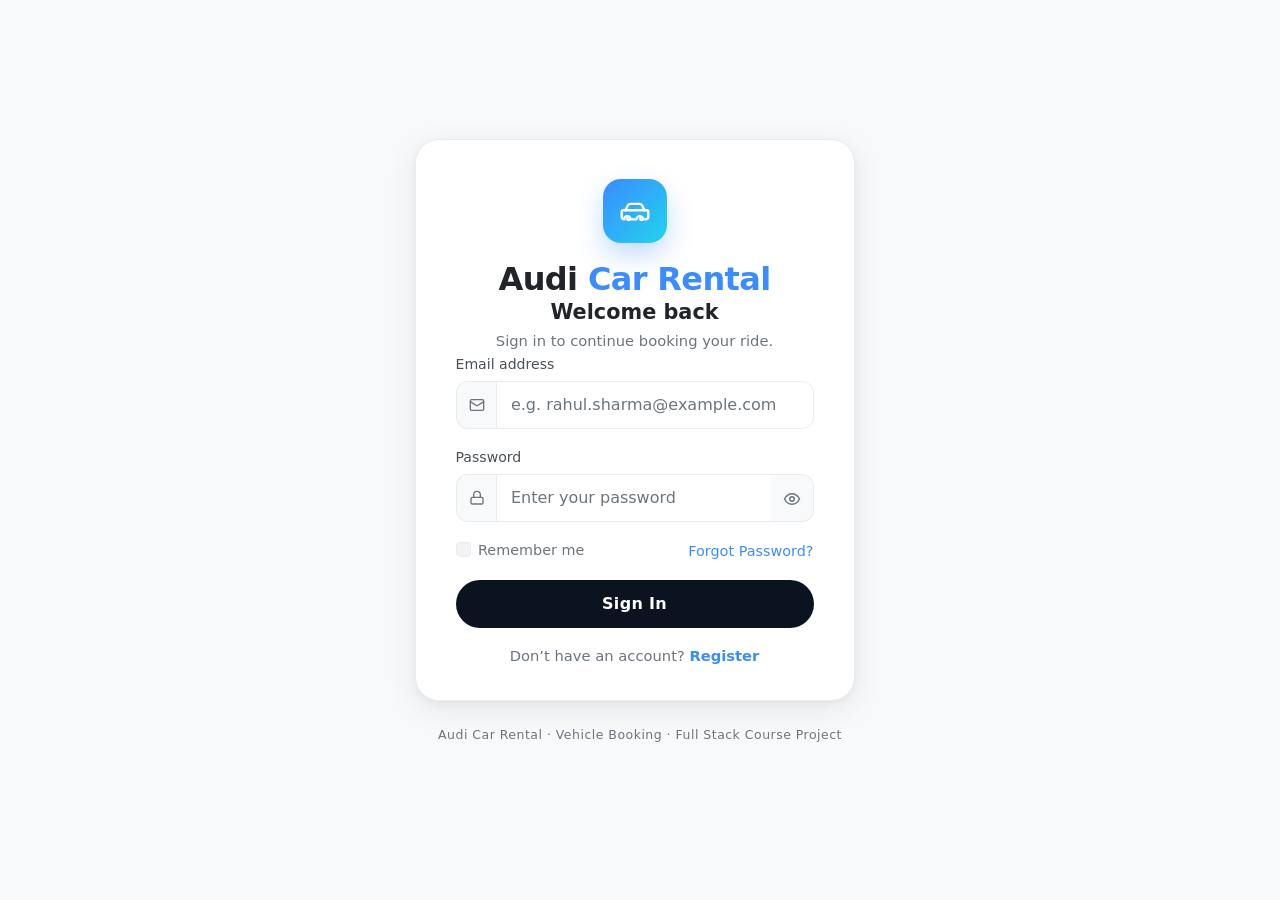
<file: index.html>
<!DOCTYPE html>
<html lang="en">
<head>
    <meta charset="UTF-8">
    <meta name="viewport" content="width=device-width, initial-scale=1.0">
    <title>Login | Audi Car Rental — Vehicle Booking</title>

    <!-- Bootstrap 5 CSS (CDN) -->
    <link href="https://cdn.jsdelivr.net/npm/bootstrap@5.3.3/dist/css/bootstrap.min.css" rel="stylesheet">

    <!-- Custom CSS -->
    <link rel="stylesheet" href="css/style.css">
</head>
<body class="auth-page">

    <!-- =============================================
         LOGIN SCREEN
         Valid + submitted → home.html
         ============================================= -->
    <section id="login" class="auth-screen d-flex align-items-center justify-content-center">
        <div class="container">
            <div class="row justify-content-center">
                <div class="col-12 col-sm-10 col-md-8 col-lg-6 col-xl-5">

                    <!-- Auth card -->
                    <div class="auth-card">

                        <!-- Branding -->
                        <div class="auth-brand text-center">
                            <div class="auth-logo d-inline-flex align-items-center justify-content-center">
                                <svg viewBox="0 0 24 24" fill="none" xmlns="http://www.w3.org/2000/svg" role="img" aria-label="Audi Car Rental car logo">
                                    <path d="M5.4 11.5 6.8 8.3a2.2 2.2 0 0 1 2-1.3h6.4a2.2 2.2 0 0 1 2 1.3l1.4 3.2"
                                          stroke="#fff" stroke-width="1.7" stroke-linecap="round" stroke-linejoin="round"/>
                                    <path d="M3.6 11.5h16.8a1 1 0 0 1 1 1v3.4a2 2 0 0 1-2 2h-1.7a2.3 2.3 0 0 0-4.6 0h-4.2a2.3 2.3 0 0 0-4.6 0H4.6a2 2 0 0 1-2-2v-3.4a1 1 0 0 1 1-1z"
                                          stroke="#fff" stroke-width="1.7" stroke-linejoin="round"/>
                                    <circle cx="7.4" cy="17.4" r="1.05" stroke="#fff" stroke-width="1.4"/>
                                    <circle cx="16.6" cy="17.4" r="1.05" stroke="#fff" stroke-width="1.4"/>
                                </svg>
                            </div>
                            <h1 class="auth-title">Audi <span class="text-accent">Car Rental</span></h1>
                            <h2 class="auth-welcome">Welcome back</h2>
                            <p class="auth-subtext mb-0">Sign in to continue booking your ride.</p>
                        </div>

                        <!-- Login form -->
                        <form id="loginForm" novalidate>

                            <!-- Alert messages -->
                            <div class="alert alert-danger auth-alert py-2 d-none" id="loginAlert" role="alert"></div>
                            <div class="alert alert-success auth-alert py-2 d-none" id="loginSuccessAlert" role="alert"></div>

                            <!-- Email -->
                            <div class="mb-3" id="emailGroup">
                                <label class="form-label" for="loginEmail">Email address</label>
                                <div class="input-group">
                                    <span class="input-group-text">
                                        <svg width="16" height="16" viewBox="0 0 24 24" fill="none" stroke="currentColor"
                                             stroke-width="2" stroke-linecap="round" stroke-linejoin="round" aria-hidden="true">
                                            <rect x="2" y="4" width="20" height="16" rx="2"/>
                                            <path d="m22 7-8.97 5.7a1.94 1.94 0 0 1-2.06 0L2 7"/>
                                        </svg>
                                    </span>
                                    <input type="email" class="form-control" id="loginEmail" name="email"
                                           placeholder="e.g. rahul.sharma@example.com" autocomplete="email">
                                </div>
                                <div class="invalid-feedback" id="emailError"></div>
                            </div>

                            <!-- Password -->
                            <div class="mb-3" id="passwordGroup">
                                <label class="form-label" for="loginPassword">Password</label>
                                <div class="input-group">
                                    <span class="input-group-text">
                                        <svg width="16" height="16" viewBox="0 0 24 24" fill="none" stroke="currentColor"
                                             stroke-width="2" stroke-linecap="round" stroke-linejoin="round" aria-hidden="true">
                                            <rect x="3" y="11" width="18" height="10" rx="2"/>
                                            <path d="M7 11V7a5 5 0 0 1 10 0v4"/>
                                        </svg>
                                    </span>
                                    <input type="password" class="form-control" id="loginPassword" name="password"
                                           placeholder="Enter your password" autocomplete="current-password">
                                    <button type="button" class="btn btn-toggle-pw" id="togglePassword"
                                             aria-label="Show or hide password" title="Show / hide password">
                                        <svg id="iconEyeShow" width="18" height="18" viewBox="0 0 24 24" fill="none"
                                             stroke="currentColor" stroke-width="2" stroke-linecap="round" stroke-linejoin="round" aria-hidden="true">
                                            <path d="M2 12s3.5-7 10-7 10 7 10 7-3.5 7-10 7-10-7-10-7Z"/>
                                            <circle cx="12" cy="12" r="3"/>
                                        </svg>
                                        <svg id="iconEyeHide" width="18" height="18" viewBox="0 0 24 24" fill="none"
                                             stroke="currentColor" stroke-width="2" stroke-linecap="round" stroke-linejoin="round"
                                             aria-hidden="true" style="display:none">
                                            <path d="M9.88 9.88a3 3 0 1 0 4.24 4.24"/>
                                            <path d="M10.73 5.08A10.43 10.43 0 0 1 12 5c7 0 10 7 10 7a13.16 13.16 0 0 1-1.67 2.68"/>
                                            <path d="M6.61 6.61A13.526 13.526 0 0 0 2 12s3 7 10 7a9.74 9.74 0 0 0 5.39-1.61"/>
                                            <line x1="2" x2="22" y1="2" y2="22"/>
                                        </svg>
                                    </button>
                                </div>
                                <div class="invalid-feedback" id="passwordError"></div>
                            </div>

                            <!-- Remember me + Forgot password -->
                            <div class="d-flex justify-content-between align-items-center mb-3 auth-tools">
                                <div class="form-check">
                                    <input class="form-check-input" type="checkbox" id="rememberMe">
                                    <label class="form-check-label" for="rememberMe">Remember me</label>
                                </div>
                                <a href="#" id="forgotLink" class="link-forgot">Forgot Password?</a>
                            </div>

                            <!-- Info alert (forgot password) -->
                            <div class="alert alert-info auth-alert py-2 d-none" id="forgotAlert" role="alert">
                                Password reset is coming in a later milestone — no worries!
                            </div>

                            <!-- Login button -->
                            <button type="submit" class="btn btn-login w-100" id="btnLogin">Sign In</button>

                            <!-- Register switch -->
                            <p class="auth-switch text-center mt-3 mb-0">
                                Don&rsquo;t have an account?
                                <a href="register.html" class="auth-link">Register</a>
                            </p>
                        </form>

                    </div>

                    <!-- Footer -->
                    <p class="auth-foot text-center mt-4">
                        Audi Car Rental &middot; Vehicle Booking &middot; Full Stack Course Project
                    </p>

                </div>
            </div>
        </div>
    </section>

    <!-- jQuery (CDN) -->
    <script src="https://code.jquery.com/jquery-3.7.1.min.js"></script>
    <!-- Bootstrap JS bundle (CDN) -->
    <script src="https://cdn.jsdelivr.net/npm/bootstrap@5.3.3/dist/js/bootstrap.bundle.min.js"></script>
    <!-- Auth logic -->
    <script src="js/auth.js"></script>

</body>
</html>
</file>
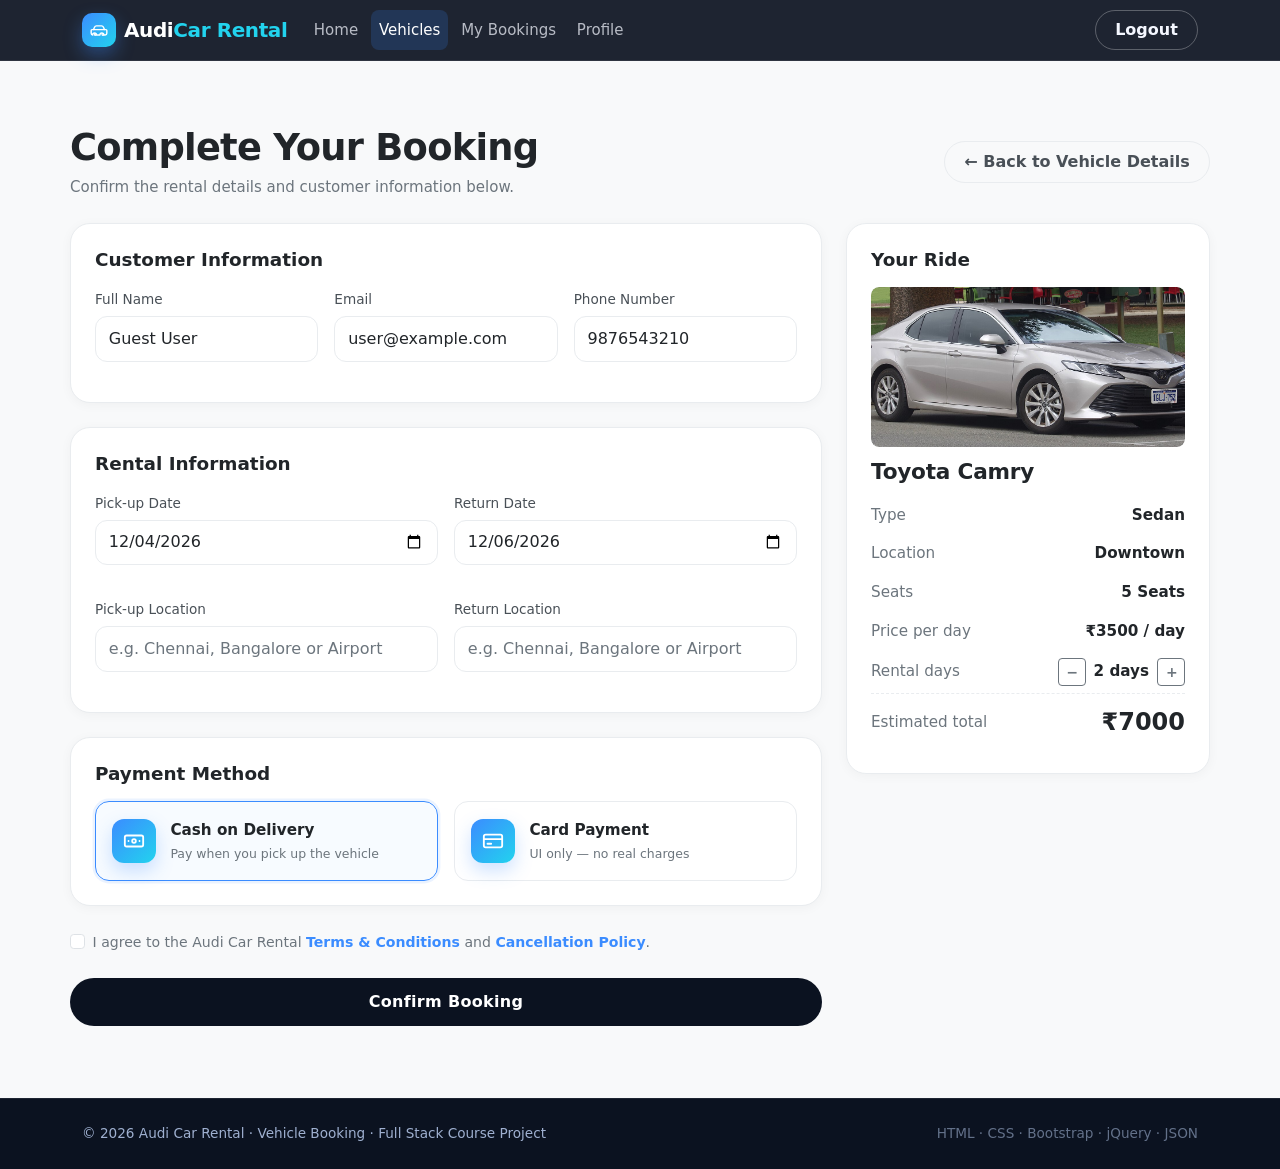
<file: booking.html>
<!DOCTYPE html>
<html lang="en">
<head>
    <meta charset="UTF-8">
    <meta name="viewport" content="width=device-width, initial-scale=1.0">
    <title>Booking | Audi Car Rental — Vehicle Booking</title>

    <!-- Bootstrap 5 CSS (CDN) -->
    <link href="https://cdn.jsdelivr.net/npm/bootstrap@5.3.3/dist/css/bootstrap.min.css" rel="stylesheet">

    <!-- Custom CSS -->
    <link rel="stylesheet" href="css/style.css">
</head>
<body class="home-page">

    <!-- =============================================
         NAVBAR
         ============================================= -->
    <nav class="navbar navbar-expand-lg home-navbar sticky-top">
        <div class="container">
            <a class="navbar-brand d-flex align-items-center" href="home.html">
                <span class="brand-badge d-inline-flex align-items-center justify-content-center me-2">
                    <svg viewBox="0 0 24 24" fill="none" xmlns="http://www.w3.org/2000/svg" aria-hidden="true">
                        <path d="M5.4 11.5 6.8 8.3a2.2 2.2 0 0 1 2-1.3h6.4a2.2 2.2 0 0 1 2 1.3l1.4 3.2"
                              stroke="#fff" stroke-width="1.7" stroke-linecap="round" stroke-linejoin="round"/>
                        <path d="M3.6 11.5h16.8a1 1 0 0 1 1 1v3.4a2 2 0 0 1-2 2h-1.7a2.3 2.3 0 0 0-4.6 0h-4.2a2.3 2.3 0 0 0-4.6 0H4.6a2 2 0 0 1-2-2v-3.4a1 1 0 0 1 1-1z"
                              stroke="#fff" stroke-width="1.7" stroke-linejoin="round"/>
                        <circle cx="7.4" cy="17.4" r="1.05" stroke="#fff" stroke-width="1.4"/>
                        <circle cx="16.6" cy="17.4" r="1.05" stroke="#fff" stroke-width="1.4"/>
                    </svg>
                </span>
                Audi <span class="text-accent">Car Rental</span>
            </a>

            <button class="navbar-toggler" type="button" data-bs-toggle="collapse"
                    data-bs-target="#navMenu" aria-controls="navMenu" aria-expanded="false"
                    aria-label="Toggle navigation">
                <span class="navbar-toggler-icon"></span>
            </button>

            <div class="collapse navbar-collapse" id="navMenu">
                <ul class="navbar-nav me-auto mb-2 mb-lg-0">
                    <li class="nav-item"><a class="nav-link" href="home.html">Home</a></li>
                    <li class="nav-item"><a class="nav-link active" aria-current="page" href="vehicles.html">Vehicles</a></li>
                    <li class="nav-item"><a class="nav-link" href="my-bookings.html">My Bookings</a></li>
                    <li class="nav-item"><a class="nav-link" href="profile.html">Profile</a></li>
                </ul>
                <button type="button" class="btn btn-logout" id="btnLogout">Logout</button>
            </div>
        </div>
    </nav>

    <main class="container section-pad">

        <!-- Heading + back -->
        <div class="d-flex flex-wrap justify-content-between align-items-center gap-2 mb-4">
            <div>
                <h1 class="section-title">Complete Your Booking</h1>
                <p class="section-sub">Confirm the rental details and customer information below.</p>
            </div>
            <a href="vehicle-details.html" class="btn btn-back-vehicles">
                <span aria-hidden="true">&larr;</span> Back to Vehicle Details
            </a>
        </div>

        <!-- Main booking content (hidden if no ww_booking) -->
        <div id="bookingContent" class="d-none">
            <div class="row g-4">

                <!-- LEFT: form -->
                <div class="col-lg-8">
                    <form id="bookingForm" novalidate>

                    <!-- Customer information -->
                    <div class="details-card mb-4">
                        <h2 class="details-title">Customer Information</h2>
                        <div class="row g-3">
                            <div class="col-md-4">
                                <div class="mb-3" id="nameGroup">
                                    <label class="form-label" for="cusName">Full Name</label>
                                    <input type="text" class="form-control" id="cusName" placeholder="e.g. Rahul Sharma">
                                    <div class="invalid-feedback" id="nameError"></div>
                                </div>
                            </div>
                            <div class="col-md-4">
                                <div class="mb-3" id="emailGroup">
                                    <label class="form-label" for="cusEmail">Email</label>
                                    <input type="email" class="form-control" id="cusEmail" placeholder="e.g. rahul.sharma@example.com" readonly>
                                    <div class="invalid-feedback" id="emailError"></div>
                                </div>
                            </div>
                            <div class="col-md-4">
                                <div class="mb-3" id="phoneGroup">
                                    <label class="form-label" for="cusPhone">Phone Number</label>
                                    <input type="tel" class="form-control" id="cusPhone" placeholder="e.g. 9876543210">
                                    <div class="invalid-feedback" id="phoneError"></div>
                                </div>
                            </div>
                        </div>
                    </div>

                    <!-- Rental information -->
                    <div class="details-card mb-4">
                        <h2 class="details-title">Rental Information</h2>
                        <div class="row g-3">
                            <div class="col-md-6">
                                <div class="mb-3" id="pickupGroup">
                                    <label class="form-label" for="pickupDate">Pick-up Date</label>
                                    <input type="date" class="form-control" id="pickupDate">
                                    <div class="invalid-feedback" id="pickupError"></div>
                                </div>
                            </div>
                            <div class="col-md-6">
                                <div class="mb-3" id="returnGroup">
                                    <label class="form-label" for="returnDate">Return Date</label>
                                    <input type="date" class="form-control" id="returnDate">
                                    <div class="invalid-feedback" id="returnError"></div>
                                </div>
                            </div>
                            <div class="col-md-6">
                                <div class="mb-3" id="pickupLocGroup">
                                    <label class="form-label" for="pickupLocation">Pick-up Location</label>
                                    <input type="text" class="form-control" id="pickupLocation" placeholder="e.g. Chennai, Bangalore or Airport">
                                    <div class="invalid-feedback" id="pickupLocError"></div>
                                </div>
                            </div>
                            <div class="col-md-6">
                                <div class="mb-3" id="returnLocGroup">
                                    <label class="form-label" for="returnLocation">Return Location</label>
                                    <input type="text" class="form-control" id="returnLocation" placeholder="e.g. Chennai, Bangalore or Airport">
                                    <div class="invalid-feedback" id="returnLocError"></div>
                                </div>
                            </div>
                        </div>
                    </div>

                    <!-- Payment method -->
                    <div class="details-card mb-4">
                        <h2 class="details-title">Payment Method</h2>
                        <div class="row g-3">
                            <div class="col-md-6">
                                <label class="payment-option selected">
                                    <input type="radio" name="payment" value="cash" id="payCash" checked>
                                    <span class="payment-box">
                                        <span class="payment-icon">
                                            <svg viewBox="0 0 24 24" stroke-width="2" stroke-linecap="round" stroke-linejoin="round" xmlns="http://www.w3.org/2000/svg" aria-hidden="true">
                                                <rect x="2" y="6" width="20" height="12" rx="2"/>
                                                <circle cx="12" cy="12" r="2"/>
                                                <path d="M6 12h.01M18 12h.01"/>
                                            </svg>
                                        </span>
                                        <span>
                                            <strong>Cash on Delivery</strong>
                                            <span class="payment-sub">Pay when you pick up the vehicle</span>
                                        </span>
                                    </span>
                                </label>
                            </div>
                            <div class="col-md-6">
                                <label class="payment-option">
                                    <input type="radio" name="payment" value="card" id="payCard">
                                    <span class="payment-box">
                                        <span class="payment-icon">
                                            <svg viewBox="0 0 24 24" stroke-width="2" stroke-linecap="round" stroke-linejoin="round" xmlns="http://www.w3.org/2000/svg" aria-hidden="true">
                                                <rect x="2" y="5" width="20" height="14" rx="2"/>
                                                <line x1="2" y1="10" x2="22" y2="10"/>
                                                <line x1="6" y1="15" x2="10" y2="15"/>
                                            </svg>
                                        </span>
                                        <span>
                                            <strong>Card Payment</strong>
                                            <span class="payment-sub">UI only — no real charges</span>
                                        </span>
                                    </span>
                                </label>
                            </div>
                        </div>

                        <div class="card-fields d-none" id="cardFields">
                            <div class="row g-3 mt-1">
                                <div class="col-md-6" id="cardNumGroup">
                                    <label class="form-label" for="cardNumber">Card Number</label>
                                    <input type="text" class="form-control" id="cardNumber" placeholder="0000 0000 0000 0000">
                                    <div class="invalid-feedback" id="cardNumError"></div>
                                </div>
                                <div class="col-6 col-md-3" id="cardExpGroup">
                                    <label class="form-label" for="cardExpiry">Expiry</label>
                                    <input type="text" class="form-control" id="cardExpiry" placeholder="MM/YY">
                                    <div class="invalid-feedback" id="cardExpError"></div>
                                </div>
                                <div class="col-6 col-md-3" id="cardCvvGroup">
                                    <label class="form-label" for="cardCvv">CVV</label>
                                    <input type="password" class="form-control" id="cardCvv" placeholder="123">
                                    <div class="invalid-feedback" id="cardCvvError"></div>
                                </div>
                            </div>
                            <p class="payment-note mb-0">Card details are for demonstration only — no real
                               payment is processed in this project.</p>
                        </div>
                    </div>

                    <!-- Terms -->
                    <div class="mb-4" id="termsGroup">
                        <div class="form-check register-terms">
                            <input class="form-check-input" type="checkbox" id="termsCheck">
                            <label class="form-check-label" for="termsCheck">
                                I agree to the Audi Car Rental <a href="#" class="auth-link">Terms &amp; Conditions</a>
                                and <a href="#" class="auth-link">Cancellation Policy</a>.
                            </label>
                        </div>
                        <div class="invalid-feedback" id="termsError"></div>
                    </div>

                    <!-- Form-level alert -->
                    <div class="alert alert-danger d-none mb-3" id="bookingFormAlert" role="alert"></div>

                    <!-- Confirm -->
                    <button type="submit" class="btn btn-login w-100" id="btnConfirm">Confirm Booking</button>

                    </form>
                </div>

                <!-- RIGHT: vehicle summary -->
                <div class="col-lg-4">
                    <div class="booking-sticky">
                        <div class="details-card">
                            <h2 class="details-title">Your Ride</h2>

                            <div class="summary-img-wrap" id="summaryImgWrap">
                                <img id="summaryImg" src="" alt="" style="width:100%;height:100%;object-fit:cover;border-radius:8px;">
                            </div>

                            <h3 class="summary-vehicle-name" id="summaryName">—</h3>
                            <div class="summary-row">
                                <span>Type</span>
                                <strong id="summaryType">—</strong>
                            </div>
                            <div class="summary-row">
                                <span>Location</span>
                                <strong id="summaryLocation">—</strong>
                            </div>
                            <div class="summary-row">
                                <span>Seats</span>
                                <strong id="summarySeats">—</strong>
                            </div>
                            <div class="summary-row">
                                <span>Price per day</span>
                                <strong id="summaryPrice">—</strong>
                            </div>
                            <div class="summary-row">
                                <span>Rental days</span>
                                <div class="d-flex align-items-center gap-1">
                                    <button type="button" class="btn btn-sm btn-outline-secondary px-2 py-0" id="btnSummaryDaysMinus" title="Decrease days" style="line-height: 1; font-weight: bold; width: 28px; height: 28px; padding: 0;">−</button>
                                    <strong id="summaryDays" class="px-1 text-center" style="min-width: 45px;">—</strong>
                                    <button type="button" class="btn btn-sm btn-outline-secondary px-2 py-0" id="btnSummaryDaysPlus" title="Increase days" style="line-height: 1; font-weight: bold; width: 28px; height: 28px; padding: 0;">+</button>
                                </div>
                            </div>
                            <div class="summary-row summary-total-row">
                                <span>Estimated total</span>
                                <strong class="summary-total" id="summaryTotal">₹0</strong>
                            </div>
                        </div>
                    </div>
                </div>

            </div>
        </div>

        <!-- Friendly error state (no ww_booking) -->
        <div id="bookingError" class="d-none text-center py-5">
            <div class="no-results">
                <div class="no-results-icon mx-auto mb-3">
                    <svg viewBox="0 0 24 24" fill="none" stroke-width="2" stroke-linecap="round" stroke-linejoin="round"
                         xmlns="http://www.w3.org/2000/svg" aria-hidden="true">
                        <circle cx="11" cy="11" r="7"/>
                        <path d="m21 21-4.35-4.35"/>
                    </svg>
                </div>
                <h3 id="bookingErrorTitle">No booking in progress</h3>
                <p class="text-muted mb-4" id="bookingErrorMessage">Please choose a vehicle from the catalogue and click &ldquo;Book Now&rdquo; first.</p>
                <a href="vehicles.html" class="btn btn-login">Browse Vehicles</a>
            </div>
        </div>

    </main>

    <!-- =============================================
         FOOTER
         ============================================= -->
    <footer class="home-footer mt-2">
        <div class="container py-4 d-flex flex-wrap gap-2 justify-content-between align-items-center">
            <span>&copy; 2026 Audi Car Rental &middot; Vehicle Booking &middot; Full Stack Course Project</span>
            <span class="footer-links">HTML &middot; CSS &middot; Bootstrap &middot; jQuery &middot; JSON</span>
        </div>
    </footer>

    <!-- jQuery (CDN) -->
    <script src="https://code.jquery.com/jquery-3.7.1.min.js"></script>
    <!-- Bootstrap JS bundle (CDN) -->
    <script src="https://cdn.jsdelivr.net/npm/bootstrap@5.3.3/dist/js/bootstrap.bundle.min.js"></script>
    <!-- Vehicle dataset (local fallback for direct file:// open) -->
    <script src="js/vehicles-data.js"></script>
    <!-- Booking page logic -->
    <script src="js/booking.js"></script>

</body>
</html>
</file>
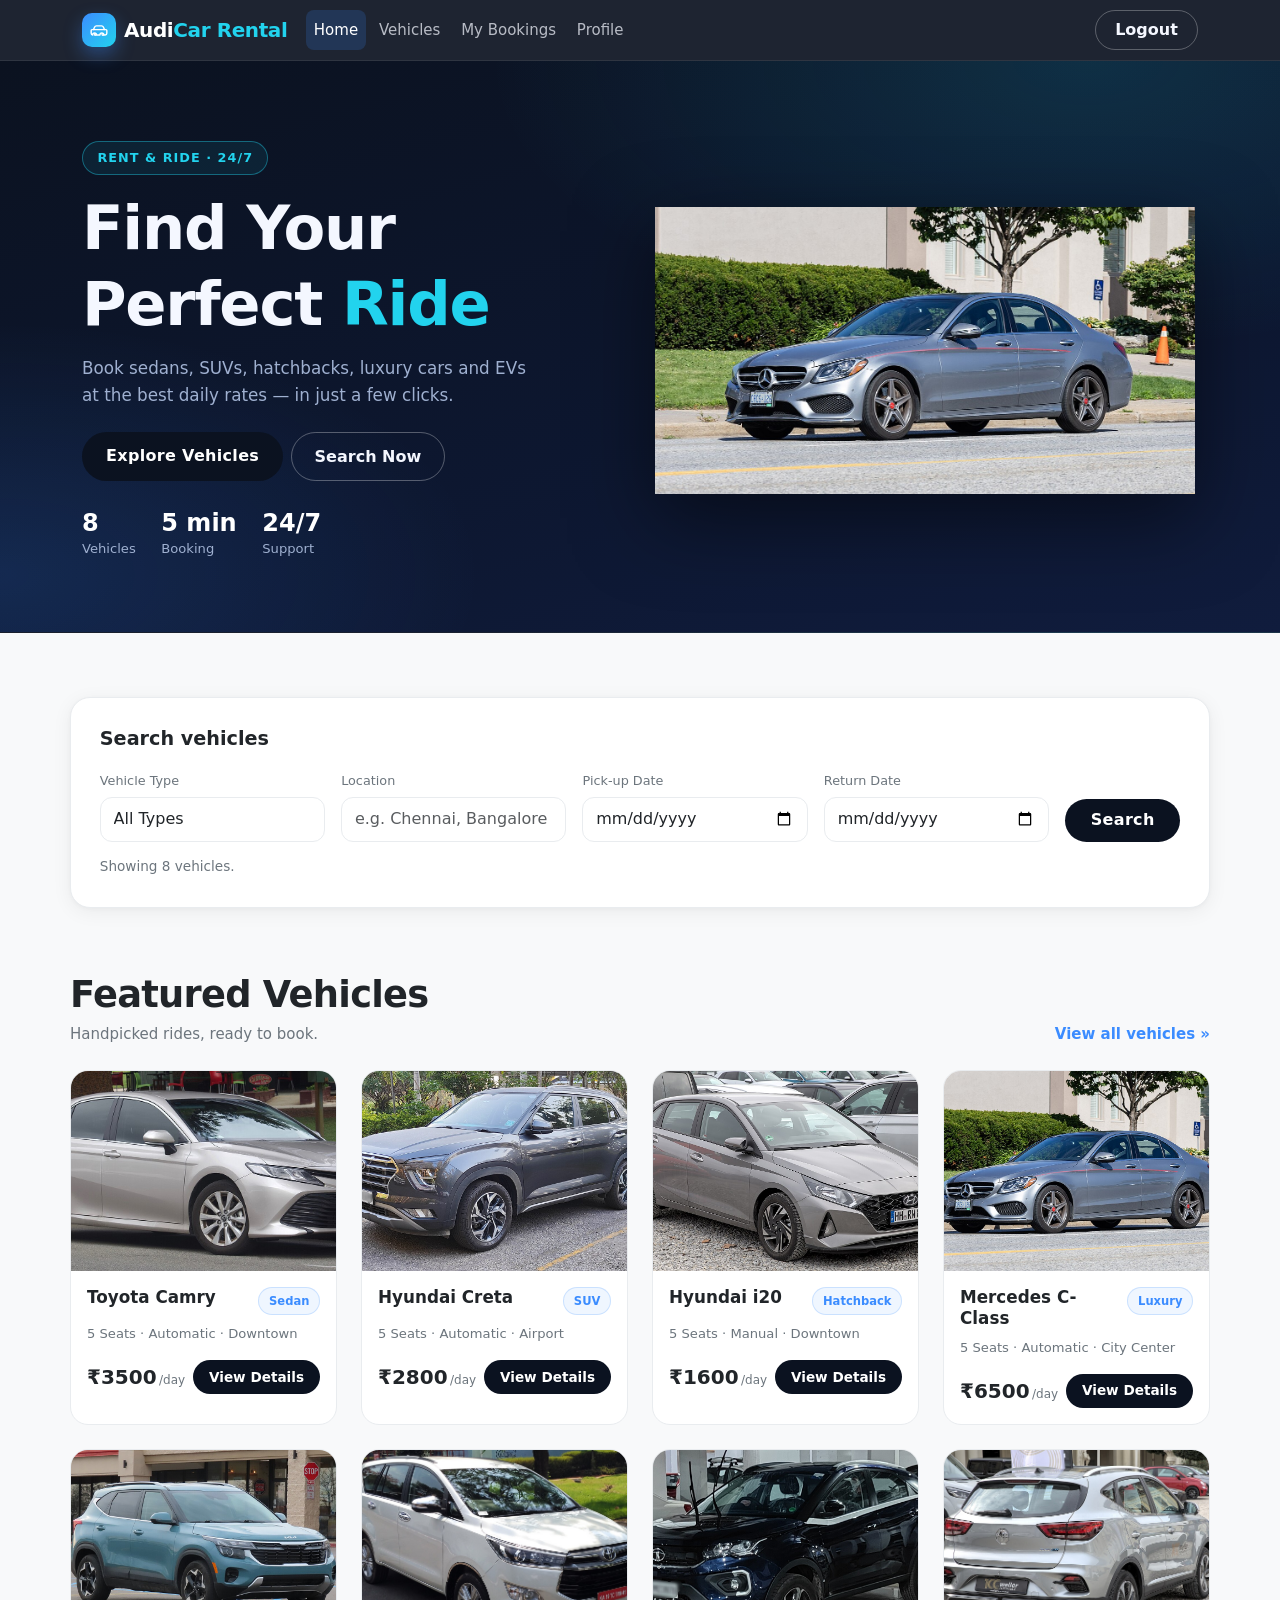
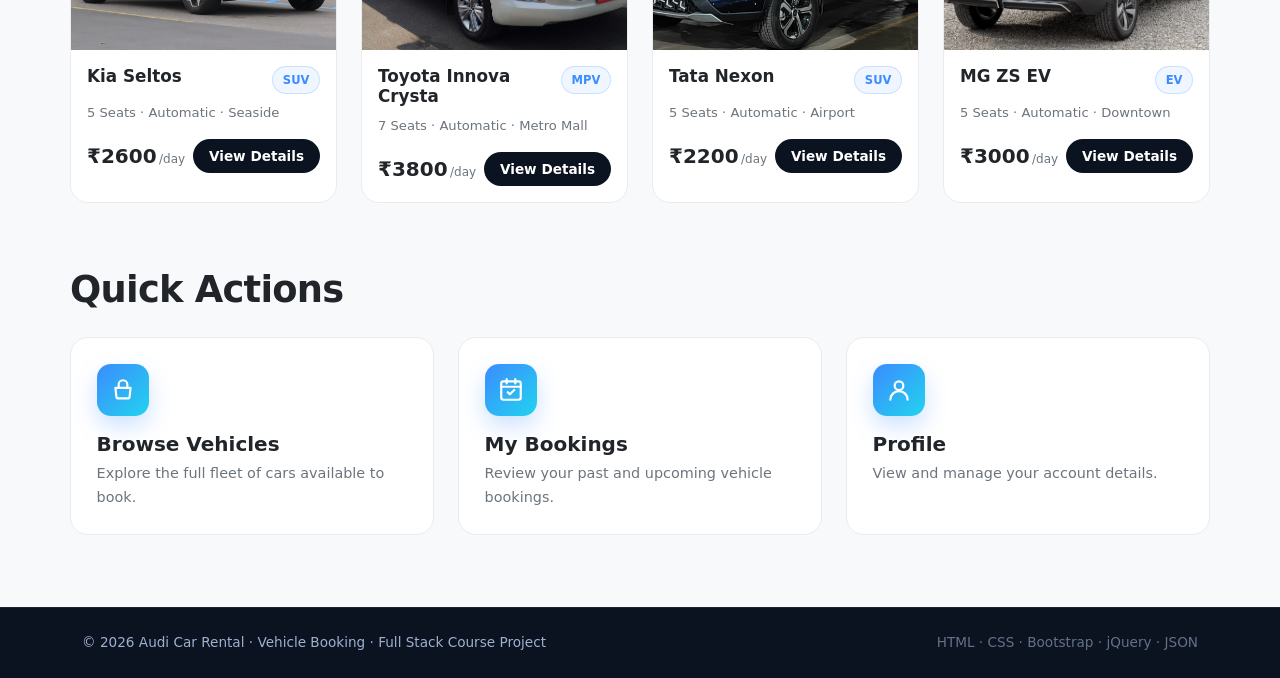
<file: home.html>
<!DOCTYPE html>
<html lang="en">
<head>
    <meta charset="UTF-8">
    <meta name="viewport" content="width=device-width, initial-scale=1.0">
    <title>Home | Audi Car Rental — Vehicle Booking</title>

    <!-- Bootstrap 5 CSS (CDN) -->
    <link href="https://cdn.jsdelivr.net/npm/bootstrap@5.3.3/dist/css/bootstrap.min.css" rel="stylesheet">

    <!-- Custom CSS -->
    <link rel="stylesheet" href="css/style.css">
</head>
<body class="home-page">

    <!-- =============================================
         NAVBAR (responsive Bootstrap navbar)
         ============================================= -->
    <nav class="navbar navbar-expand-lg home-navbar sticky-top">
        <div class="container">
            <a class="navbar-brand d-flex align-items-center" href="home.html">
                <span class="brand-badge d-inline-flex align-items-center justify-content-center me-2">
                    <svg viewBox="0 0 24 24" fill="none" xmlns="http://www.w3.org/2000/svg" aria-hidden="true">
                        <path d="M5.4 11.5 6.8 8.3a2.2 2.2 0 0 1 2-1.3h6.4a2.2 2.2 0 0 1 2 1.3l1.4 3.2"
                              stroke="#fff" stroke-width="1.7" stroke-linecap="round" stroke-linejoin="round"/>
                        <path d="M3.6 11.5h16.8a1 1 0 0 1 1 1v3.4a2 2 0 0 1-2 2h-1.7a2.3 2.3 0 0 0-4.6 0h-4.2a2.3 2.3 0 0 0-4.6 0H4.6a2 2 0 0 1-2-2v-3.4a1 1 0 0 1 1-1z"
                              stroke="#fff" stroke-width="1.7" stroke-linejoin="round"/>
                        <circle cx="7.4" cy="17.4" r="1.05" stroke="#fff" stroke-width="1.4"/>
                        <circle cx="16.6" cy="17.4" r="1.05" stroke="#fff" stroke-width="1.4"/>
                    </svg>
                </span>
                Audi <span class="text-accent">Car Rental</span>
            </a>

            <button class="navbar-toggler" type="button" data-bs-toggle="collapse"
                    data-bs-target="#navMenu" aria-controls="navMenu" aria-expanded="false"
                    aria-label="Toggle navigation">
                <span class="navbar-toggler-icon"></span>
            </button>

            <div class="collapse navbar-collapse" id="navMenu">
                <ul class="navbar-nav me-auto mb-2 mb-lg-0">
                    <li class="nav-item"><a class="nav-link active" aria-current="page" href="home.html">Home</a></li>
                    <li class="nav-item"><a class="nav-link" href="vehicles.html">Vehicles</a></li>
                    <li class="nav-item"><a class="nav-link" href="my-bookings.html">My Bookings</a></li>
                    <li class="nav-item"><a class="nav-link" href="profile.html">Profile</a></li>
                </ul>
                <button type="button" class="btn btn-logout" id="btnLogout">Logout</button>
            </div>
        </div>
    </nav>

    <!-- =============================================
         HERO SECTION
         ============================================= -->
    <header class="hero">
        <div class="container position-relative">
            <div class="row align-items-center gy-5">
                <div class="col-lg-6 text-center text-lg-start">
                    <span class="hero-pill">Rent &amp; Ride &middot; 24/7</span>
                    <h1 class="hero-title">Find Your Perfect <span class="text-accent">Ride</span></h1>
                    <p class="hero-text mb-0">
                        Book sedans, SUVs, hatchbacks, luxury cars and EVs at the best daily
                        rates — in just a few clicks.
                    </p>
                    <div class="d-flex gap-2 mt-4 justify-content-center justify-content-lg-start">
                        <a href="vehicles.html" class="btn btn-login">Explore Vehicles</a>
                        <a href="#search" class="btn btn-outline-hero">Search Now</a>
                    </div>
                    <div class="hero-stats d-flex justify-content-center justify-content-lg-start">
                        <div class="stat"><b id="heroVehicleCount">8</b><span>Vehicles</span></div>
                        <div class="stat"><b>5&nbsp;min</b><span>Booking</span></div>
                        <div class="stat"><b>24/7</b><span>Support</span></div>
                    </div>
                </div>

                <div class="col-lg-6">
                    <div class="hero-car-wrap">
                        <img src="images/vehicles/cclass.jpg" alt="Premium vehicle" class="hero-car-img">
                    </div>
                </div>
            </div>
        </div>
    </header>

    <!-- =============================================
         SEARCH SECTION
         ============================================= -->
    <section class="container section-pad" id="search">
        <div class="search-card">
            <h2 class="search-title">Search vehicles</h2>
            <form id="searchForm" class="row g-3 align-items-end">
                <div class="col-12 col-md-6 col-lg">
                    <label class="form-label" for="searchType">Vehicle Type</label>
                    <select class="form-select" id="searchType">
                        <option value="">All Types</option>
                        <option>Sedan</option>
                        <option>SUV</option>
                        <option>Hatchback</option>
                        <option>Luxury</option>
                        <option>EV</option>
                        <option>MPV</option>
                    </select>
                </div>
                <div class="col-12 col-md-6 col-lg">
                    <label class="form-label" for="searchLocation">Location</label>
                    <input type="text" class="form-control" id="searchLocation"
                           placeholder="e.g. Chennai, Bangalore or Airport">
                </div>
                <div class="col-6 col-lg">
                    <label class="form-label" for="pickupDate">Pick-up Date</label>
                    <input type="date" class="form-control" id="pickupDate">
                </div>
                <div class="col-6 col-lg">
                    <label class="form-label" for="returnDate">Return Date</label>
                    <input type="date" class="form-control" id="returnDate">
                </div>
                <div class="col-12 col-lg-auto">
                    <button type="submit" class="btn btn-login btn-search w-100">Search</button>
                </div>
            </form>
            <p class="search-count" id="searchCount"></p>
        </div>
    </section>

    <!-- =============================================
         FEATURED VEHICLES
         Cards are loaded from json/vehicles.json
         ============================================= -->
    <section class="container section-pad pt-0">
        <div class="d-flex align-items-end justify-content-between flex-wrap gap-2 mb-4">
            <div>
                <h2 class="section-title">Featured Vehicles</h2>
                <p class="section-sub">Handpicked rides, ready to book.</p>
            </div>
            <a href="vehicles.html" class="auth-link">View all vehicles &raquo;</a>
        </div>

        <div class="row g-4" id="featuredRow"></div>

        <div id="featuredEmpty" class="d-none text-center text-muted py-4">
            No vehicles match your filters.
        </div>
    </section>

    <!-- =============================================
         QUICK NAVIGATION
         ============================================= -->
    <section class="container section-pad pt-0">
        <h2 class="section-title mb-4">Quick Actions</h2>
        <div class="row g-4">

            <div class="col-md-4">
                <a href="vehicles.html" class="quick-card">
                    <div class="quick-icon">
                        <svg viewBox="0 0 24 24" fill="none" stroke-width="2" stroke-linecap="round" stroke-linejoin="round" xmlns="http://www.w3.org/2000/svg" aria-hidden="true">
                            <path d="M5 10h14l-1 9a1 1 0 0 1-1 .8H7a1 1 0 0 1-1-.8Z"/>
                            <path d="M8 10V7a4 4 0 0 1 8 0v3"/>
                        </svg>
                    </div>
                    <h5>Browse Vehicles</h5>
                    <p>Explore the full fleet of cars available to book.</p>
                </a>
            </div>

            <div class="col-md-4">
                <a href="my-bookings.html" class="quick-card">
                    <div class="quick-icon">
                        <svg viewBox="0 0 24 24" fill="none" stroke-width="2" stroke-linecap="round" stroke-linejoin="round" xmlns="http://www.w3.org/2000/svg" aria-hidden="true">
                            <rect x="3" y="4" width="18" height="17" rx="2"/>
                            <path d="M8 2v4M16 2v4M3 9h18"/>
                            <path d="m9 14 2 2 4-4"/>
                        </svg>
                    </div>
                    <h5>My Bookings</h5>
                    <p>Review your past and upcoming vehicle bookings.</p>
                </a>
            </div>

            <div class="col-md-4">
                <a href="profile.html" class="quick-card">
                    <div class="quick-icon">
                        <svg viewBox="0 0 24 24" fill="none" stroke-width="2" stroke-linecap="round" stroke-linejoin="round" xmlns="http://www.w3.org/2000/svg" aria-hidden="true">
                            <circle cx="12" cy="8" r="4"/>
                            <path d="M20 21a8 8 0 0 0-16 0"/>
                        </svg>
                    </div>
                    <h5>Profile</h5>
                    <p>View and manage your account details.</p>
                </a>
            </div>

        </div>
    </section>

    <!-- =============================================
         FOOTER
         ============================================= -->
    <footer class="home-footer mt-2">
        <div class="container py-4 d-flex flex-wrap gap-2 justify-content-between align-items-center">
            <span>&copy; 2026 Audi Car Rental &middot; Vehicle Booking &middot; Full Stack Course Project</span>
            <span class="footer-links">HTML &middot; CSS &middot; Bootstrap &middot; jQuery &middot; JSON</span>
        </div>
    </footer>

    <!-- jQuery (CDN) -->
    <script src="https://code.jquery.com/jquery-3.7.1.min.js"></script>
    <!-- Bootstrap JS bundle (CDN) -->
    <script src="https://cdn.jsdelivr.net/npm/bootstrap@5.3.3/dist/js/bootstrap.bundle.min.js"></script>
    <!-- Vehicle dataset (local fallback for direct file:// open) -->
    <script src="js/vehicles-data.js"></script>
    <!-- App-wide JS (splash + home) -->
    <script src="js/main.js"></script>

</body>
</html>
</file>
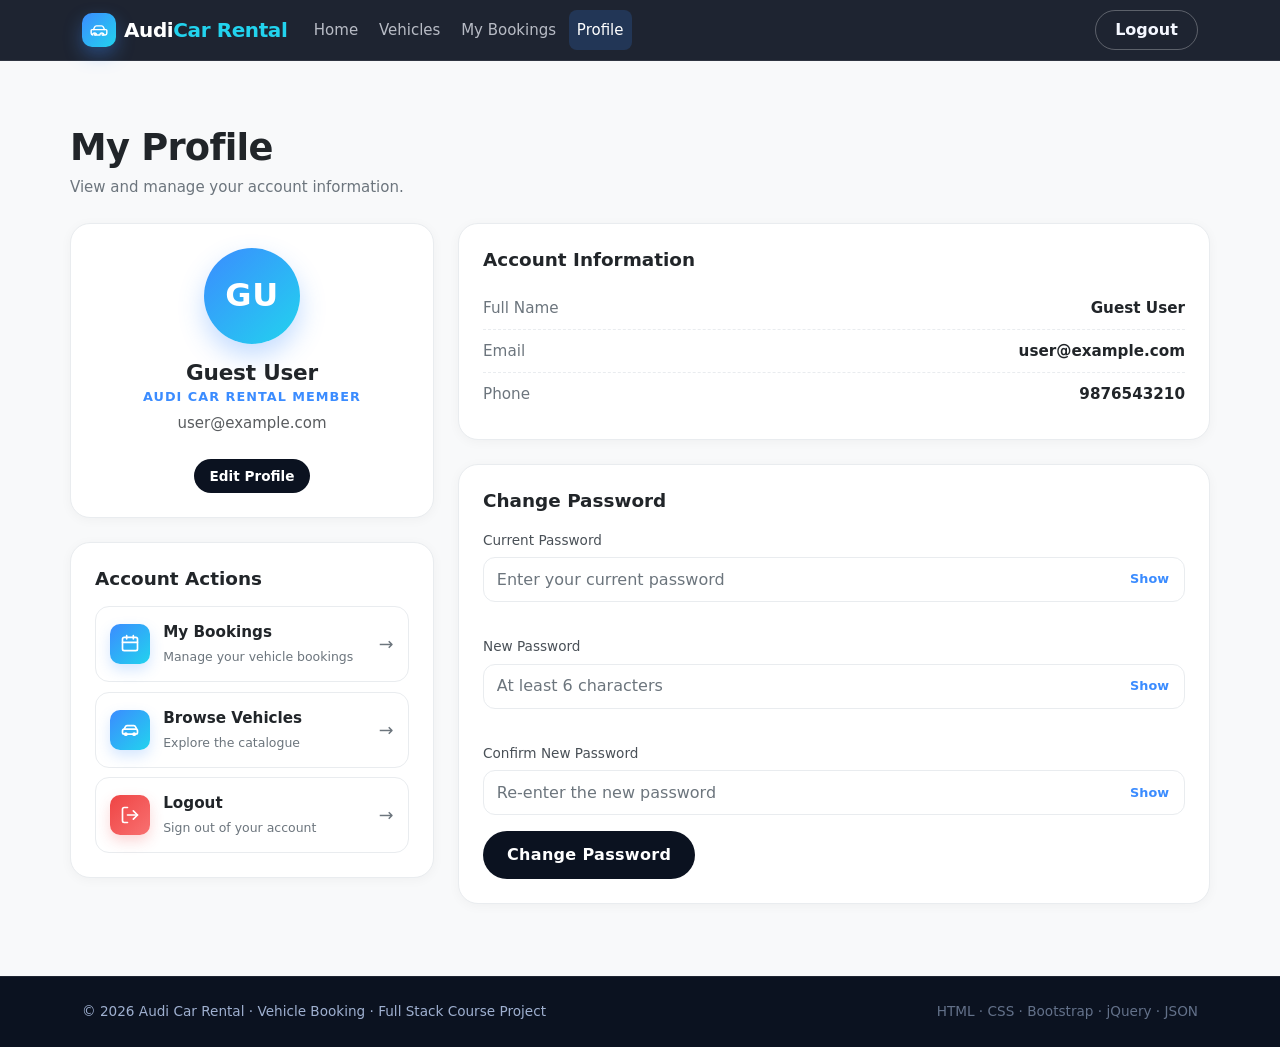
<file: profile.html>
<!DOCTYPE html>
<html lang="en">
<head>
    <meta charset="UTF-8">
    <meta name="viewport" content="width=device-width, initial-scale=1.0">
    <title>My Profile | Audi Car Rental — Vehicle Booking</title>

    <!-- Bootstrap 5 CSS (CDN) -->
    <link href="https://cdn.jsdelivr.net/npm/bootstrap@5.3.3/dist/css/bootstrap.min.css" rel="stylesheet">

    <!-- Custom CSS -->
    <link rel="stylesheet" href="css/style.css">
</head>
<body class="home-page">

    <!-- =============================================
         NAVBAR
         ============================================= -->
    <nav class="navbar navbar-expand-lg home-navbar sticky-top">
        <div class="container">
            <a class="navbar-brand d-flex align-items-center" href="home.html">
                <span class="brand-badge d-inline-flex align-items-center justify-content-center me-2">
                    <svg viewBox="0 0 24 24" fill="none" xmlns="http://www.w3.org/2000/svg" aria-hidden="true">
                        <path d="M5.4 11.5 6.8 8.3a2.2 2.2 0 0 1 2-1.3h6.4a2.2 2.2 0 0 1 2 1.3l1.4 3.2"
                              stroke="#fff" stroke-width="1.7" stroke-linecap="round" stroke-linejoin="round"/>
                        <path d="M3.6 11.5h16.8a1 1 0 0 1 1 1v3.4a2 2 0 0 1-2 2h-1.7a2.3 2.3 0 0 0-4.6 0h-4.2a2.3 2.3 0 0 0-4.6 0H4.6a2 2 0 0 1-2-2v-3.4a1 1 0 0 1 1-1z"
                              stroke="#fff" stroke-width="1.7" stroke-linejoin="round"/>
                        <circle cx="7.4" cy="17.4" r="1.05" stroke="#fff" stroke-width="1.4"/>
                        <circle cx="16.6" cy="17.4" r="1.05" stroke="#fff" stroke-width="1.4"/>
                    </svg>
                </span>
                Audi <span class="text-accent">Car Rental</span>
            </a>

            <button class="navbar-toggler" type="button" data-bs-toggle="collapse"
                    data-bs-target="#navMenu" aria-controls="navMenu" aria-expanded="false"
                    aria-label="Toggle navigation">
                <span class="navbar-toggler-icon"></span>
            </button>

            <div class="collapse navbar-collapse" id="navMenu">
                <ul class="navbar-nav me-auto mb-2 mb-lg-0">
                    <li class="nav-item"><a class="nav-link" href="home.html">Home</a></li>
                    <li class="nav-item"><a class="nav-link" href="vehicles.html">Vehicles</a></li>
                    <li class="nav-item"><a class="nav-link" href="my-bookings.html">My Bookings</a></li>
                    <li class="nav-item"><a class="nav-link active" aria-current="page" href="profile.html">Profile</a></li>
                </ul>
                <button type="button" class="btn btn-logout" id="btnLogout">Logout</button>
            </div>
        </div>
    </nav>

    <main class="container section-pad">

        <!-- =============================================
             PROFILE CONTENT (shown when ww_user exists)
             ============================================= -->
        <div id="profileContent">

            <!-- Heading -->
            <div class="d-flex flex-wrap justify-content-between align-items-center gap-2 mb-4">
                <div>
                    <h1 class="section-title">My Profile</h1>
                    <p class="section-sub">View and manage your account information.</p>
                </div>
            </div>

            <!-- Success alert -->
            <div id="profileSuccessAlert" class="alert alert-success alert-dismissible fade d-none" role="alert">
                <strong>Profile updated successfully.</strong>
                <button type="button" class="btn-close" data-bs-dismiss="alert" aria-label="Close"></button>
            </div>

            <div class="row g-4">

                <!-- LEFT column: avatar + account actions -->
                <div class="col-lg-4">

                    <!-- Profile summary / avatar card -->
                    <div class="details-card mb-4 text-center">
                        <div class="profile-avatar mx-auto" id="profileAvatar">
                            <span id="avatarInitials">—</span>
                        </div>
                        <h2 class="profile-name mt-3 mb-0" id="avatarName">—</h2>
                        <p class="profile-role mb-1">Audi Car Rental Member</p>
                        <p class="text-muted mb-0" id="avatarEmail">—</p>
                        <button type="button" class="btn btn-view mt-4" id="btnEditProfile">Edit Profile</button>
                    </div>

                    <!-- Account actions -->
                    <div class="details-card">
                        <h2 class="details-title">Account Actions</h2>
                        <div class="account-actions">
                            <a href="my-bookings.html" class="account-action">
                                <span class="account-action-icon">
                                    <svg viewBox="0 0 24 24" fill="none" stroke-width="2" stroke-linecap="round" stroke-linejoin="round" aria-hidden="true">
                                        <rect x="3" y="4" width="18" height="16" rx="2"/>
                                        <path d="M8 2v4 M16 2v4 M3 10h18"/>
                                    </svg>
                                </span>
                                <span class="account-action-text">
                                    <strong>My Bookings</strong>
                                    <small>Manage your vehicle bookings</small>
                                </span>
                                <span class="account-action-arrow">&rarr;</span>
                            </a>
                            <a href="vehicles.html" class="account-action">
                                <span class="account-action-icon">
                                    <svg viewBox="0 0 24 24" fill="none" stroke-width="2" stroke-linecap="round" stroke-linejoin="round" aria-hidden="true">
                                        <path d="M5 11 6.5 8a2 2 0 0 1 1.8-1.2h8.4A2 2 0 0 1 18.5 8L20 11"/>
                                        <rect x="3" y="11" width="18" height="6" rx="2"/>
                                        <circle cx="7" cy="17" r="1.3"/>
                                        <circle cx="17" cy="17" r="1.3"/>
                                    </svg>
                                </span>
                                <span class="account-action-text">
                                    <strong>Browse Vehicles</strong>
                                    <small>Explore the catalogue</small>
                                </span>
                                <span class="account-action-arrow">&rarr;</span>
                            </a>
                            <button type="button" class="account-action account-action-logout" id="btnAccountLogout">
                                <span class="account-action-icon">
                                    <svg viewBox="0 0 24 24" fill="none" stroke-width="2" stroke-linecap="round" stroke-linejoin="round" aria-hidden="true">
                                        <path d="M9 21H5a2 2 0 0 1-2-2V5a2 2 0 0 1 2-2h4"/>
                                        <path d="m16 17 5-5-5-5"/>
                                        <path d="M21 12H9"/>
                                    </svg>
                                </span>
                                <span class="account-action-text">
                                    <strong>Logout</strong>
                                    <small>Sign out of your account</small>
                                </span>
                                <span class="account-action-arrow">&rarr;</span>
                            </button>
                        </div>
                    </div>

                </div>

                <!-- RIGHT column: account information + change password -->
                <div class="col-lg-8">

                    <!-- Account Information card -->
                    <div class="details-card mb-4">
                        <h2 class="details-title">Account Information</h2>

                        <!-- Display mode -->
                        <div id="profileView">
                            <div class="spec-row">
                                <span class="spec-label">Full Name</span>
                                <span class="spec-value" id="pvName">—</span>
                            </div>
                            <div class="spec-row">
                                <span class="spec-label">Email</span>
                                <span class="spec-value" id="pvEmail">—</span>
                            </div>
                            <div class="spec-row">
                                <span class="spec-label">Phone</span>
                                <span class="spec-value" id="pvPhone">—</span>
                            </div>
                        </div>

                        <!-- Edit mode -->
                        <form id="profileEditForm" class="d-none" novalidate>
                            <div class="row g-3">
                                <div class="col-12">
                                    <div class="mb-3" id="editNameGroup">
                                        <label class="form-label" for="pfName">Full Name</label>
                                        <input type="text" class="form-control" id="pfName" placeholder="e.g. Rahul Sharma">
                                        <div class="invalid-feedback" id="pfNameError"></div>
                                    </div>
                                </div>
                                <div class="col-12">
                                    <div class="mb-3" id="editEmailGroup">
                                        <label class="form-label" for="pfEmail">Email</label>
                                        <input type="email" class="form-control" id="pfEmail" placeholder="e.g. rahul.sharma@example.com">
                                        <div class="invalid-feedback" id="pfEmailError"></div>
                                    </div>
                                </div>
                                <div class="col-12">
                                    <div class="mb-3" id="editPhoneGroup">
                                        <label class="form-label" for="pfPhone">Phone</label>
                                        <input type="tel" class="form-control" id="pfPhone" placeholder="e.g. 9876543210">
                                        <div class="invalid-feedback" id="pfPhoneError"></div>
                                    </div>
                                </div>
                            </div>
                            <div class="d-flex flex-wrap gap-2">
                                <button type="submit" class="btn btn-login" id="btnSaveProfile">Save Changes</button>
                                <button type="button" class="btn btn-outline-hero" id="btnCancelProfile">Cancel</button>
                            </div>
                        </form>
                    </div>

                    <!-- Change Password card -->
                    <div class="details-card">
                        <h2 class="details-title">Change Password</h2>

                        <!-- Friendly message when no password is stored (backend comes later) -->
                        <div id="passwordInfoAlert" class="alert alert-info d-none" role="alert">
                            Password management will be connected to the backend in a later milestone.
                            No password is currently stored for this account.
                        </div>

                        <!-- Password success alert -->
                        <div id="passwordSuccessAlert" class="alert alert-success fade d-none" role="alert">
                            <strong>Password updated successfully.</strong> (Demo only — no real authentication yet.)
                            <button type="button" class="btn-close" data-bs-dismiss="alert" aria-label="Close"></button>
                        </div>

                        <form id="passwordForm" novalidate>
                            <div class="row g-3">
                                <div class="col-12">
                                    <div class="mb-3" id="pwCurrentGroup">
                                        <label class="form-label" for="pwCurrent">Current Password</label>
                                        <div class="pw-field">
                                            <input type="password" class="form-control" id="pwCurrent" placeholder="Enter your current password">
                                            <button type="button" class="pw-toggle" id="btnToggleCurrent" aria-label="Show or hide current password">Show</button>
                                        </div>
                                        <div class="invalid-feedback" id="pwCurrentError"></div>
                                    </div>
                                </div>
                                <div class="col-12">
                                    <div class="mb-3" id="pwNewGroup">
                                        <label class="form-label" for="pwNew">New Password</label>
                                        <div class="pw-field">
                                            <input type="password" class="form-control" id="pwNew" placeholder="At least 6 characters">
                                            <button type="button" class="pw-toggle" id="btnToggleNew" aria-label="Show or hide new password">Show</button>
                                        </div>
                                        <div class="invalid-feedback" id="pwNewError"></div>
                                    </div>
                                </div>
                                <div class="col-12">
                                    <div class="mb-3" id="pwConfirmGroup">
                                        <label class="form-label" for="pwConfirm">Confirm New Password</label>
                                        <div class="pw-field">
                                            <input type="password" class="form-control" id="pwConfirm" placeholder="Re-enter the new password">
                                            <button type="button" class="pw-toggle" id="btnToggleConfirm" aria-label="Show or hide confirm password">Show</button>
                                        </div>
                                        <div class="invalid-feedback" id="pwConfirmError"></div>
                                    </div>
                                </div>
                            </div>
                            <button type="submit" class="btn btn-login" id="btnChangePassword">Change Password</button>
                        </form>
                    </div>

                </div>
            </div>
        </div>

        <!-- =============================================
             ERROR (no ww_user)
             ============================================= -->
        <div id="profileError" class="d-none text-center py-5">
            <div class="no-results">
                <div class="no-results-icon mx-auto mb-3">
                    <svg viewBox="0 0 24 24" fill="none" stroke-width="2" stroke-linecap="round" stroke-linejoin="round"
                         xmlns="http://www.w3.org/2000/svg" aria-hidden="true">
                        <circle cx="12" cy="8" r="4"/>
                        <path d="M4 21c0-4 3.6-6.5 8-6.5s8 2.5 8 6.5"/>
                    </svg>
                </div>
                <h3>No profile information found</h3>
                <p class="text-muted mb-4">We couldn&rsquo;t find your profile. Please sign in to continue.</p>
                <a href="login.html" class="btn btn-login">Go to Login</a>
            </div>
        </div>

    </main>

    <!-- =============================================
         FOOTER
         ============================================= -->
    <footer class="home-footer mt-2">
        <div class="container py-4 d-flex flex-wrap gap-2 justify-content-between align-items-center">
            <span>&copy; 2026 Audi Car Rental &middot; Vehicle Booking &middot; Full Stack Course Project</span>
            <span class="footer-links">HTML &middot; CSS &middot; Bootstrap &middot; jQuery &middot; JSON</span>
        </div>
    </footer>

    <!-- jQuery (CDN) -->
    <script src="https://code.jquery.com/jquery-3.7.1.min.js"></script>
    <!-- Bootstrap JS bundle (CDN) -->
    <script src="https://cdn.jsdelivr.net/npm/bootstrap@5.3.3/dist/js/bootstrap.bundle.min.js"></script>
    <!-- Auth + profile logic -->
    <script src="js/auth.js"></script>

</body>
</html>
</file>
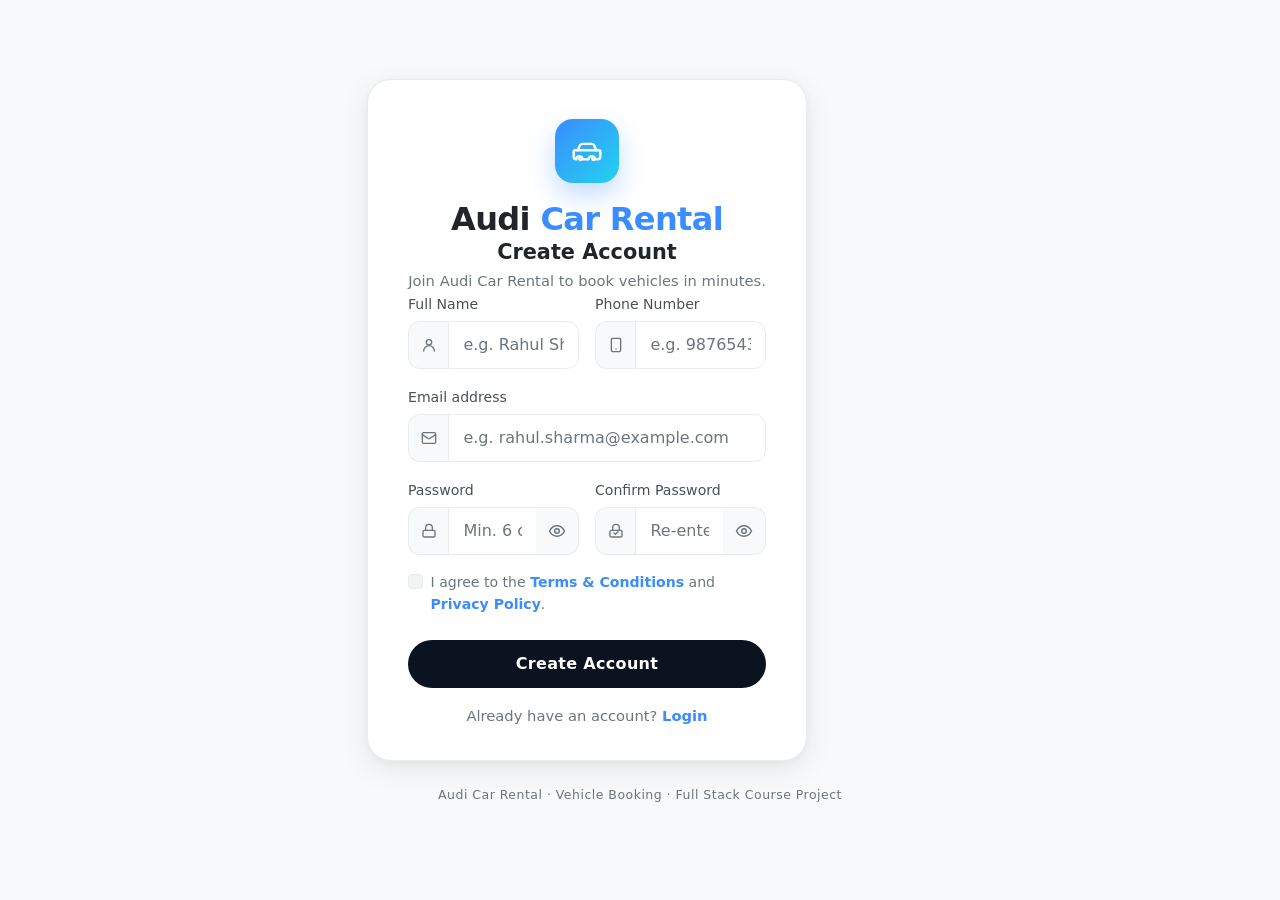
<file: register.html>
<!DOCTYPE html>
<html lang="en">
<head>
    <meta charset="UTF-8">
    <meta name="viewport" content="width=device-width, initial-scale=1.0">
    <title>Register | Audi Car Rental — Vehicle Booking</title>

    <!-- Bootstrap 5 CSS (CDN) -->
    <link href="https://cdn.jsdelivr.net/npm/bootstrap@5.3.3/dist/css/bootstrap.min.css" rel="stylesheet">

    <!-- Custom CSS -->
    <link rel="stylesheet" href="css/style.css">
</head>
<body class="auth-page">

    <!-- =============================================
         REGISTER SCREEN
         After valid registration → login.html
         ============================================= -->
    <section id="register" class="auth-screen d-flex align-items-center justify-content-center">
        <div class="container">
            <div class="row justify-content-center">
                <div class="col-12 col-sm-10 col-md-9 col-lg-7 col-xl-6">

                    <!-- Auth card -->
                    <div class="auth-card">

                        <!-- Branding -->
                        <div class="auth-brand text-center">
                            <div class="auth-logo d-inline-flex align-items-center justify-content-center">
                                <svg viewBox="0 0 24 24" fill="none" xmlns="http://www.w3.org/2000/svg" role="img" aria-label="Audi Car Rental car logo">
                                    <path d="M5.4 11.5 6.8 8.3a2.2 2.2 0 0 1 2-1.3h6.4a2.2 2.2 0 0 1 2 1.3l1.4 3.2"
                                          stroke="#fff" stroke-width="1.7" stroke-linecap="round" stroke-linejoin="round"/>
                                    <path d="M3.6 11.5h16.8a1 1 0 0 1 1 1v3.4a2 2 0 0 1-2 2h-1.7a2.3 2.3 0 0 0-4.6 0h-4.2a2.3 2.3 0 0 0-4.6 0H4.6a2 2 0 0 1-2-2v-3.4a1 1 0 0 1 1-1z"
                                          stroke="#fff" stroke-width="1.7" stroke-linejoin="round"/>
                                    <circle cx="7.4" cy="17.4" r="1.05" stroke="#fff" stroke-width="1.4"/>
                                    <circle cx="16.6" cy="17.4" r="1.05" stroke="#fff" stroke-width="1.4"/>
                                </svg>
                            </div>
                            <h1 class="auth-title">Audi <span class="text-accent">Car Rental</span></h1>
                            <h2 class="auth-welcome">Create Account</h2>
                            <p class="auth-subtext mb-0">Join Audi Car Rental to book vehicles in minutes.</p>
                        </div>

                        <!-- Register form -->
                        <form id="regForm" novalidate>

                            <!-- Alert message -->
                            <div class="alert alert-danger auth-alert py-2 d-none" id="regAlert" role="alert"></div>

                            <!-- Full Name + Phone (two columns on ≥sm) -->
                            <div class="row g-3">
                                <div class="col-sm-6">
                                    <div class="mb-3" id="nameGroup">
                                        <label class="form-label" for="regName">Full Name</label>
                                        <div class="input-group">
                                            <span class="input-group-text">
                                                <svg width="16" height="16" viewBox="0 0 24 24" fill="none" stroke="currentColor"
                                                     stroke-width="2" stroke-linecap="round" stroke-linejoin="round" aria-hidden="true">
                                                    <circle cx="12" cy="8" r="4"/>
                                                    <path d="M20 21a8 8 0 0 0-16 0"/>
                                                </svg>
                                            </span>
                                            <input type="text" class="form-control" id="regName" name="fullName"
                                                   placeholder="e.g. Rahul Sharma" autocomplete="name">
                                        </div>
                                        <div class="invalid-feedback" id="nameError"></div>
                                    </div>
                                </div>
                                <div class="col-sm-6">
                                    <div class="mb-3" id="phoneGroup">
                                        <label class="form-label" for="regPhone">Phone Number</label>
                                        <div class="input-group">
                                            <span class="input-group-text">
                                                <svg width="16" height="16" viewBox="0 0 24 24" fill="none" stroke="currentColor"
                                                     stroke-width="2" stroke-linecap="round" stroke-linejoin="round" aria-hidden="true">
                                                    <rect x="5" y="2" width="14" height="20" rx="2"/>
                                                    <line x1="12" y1="18" x2="12.01" y2="18"/>
                                                </svg>
                                            </span>
                                            <input type="tel" class="form-control" id="regPhone" name="phone"
                                                   placeholder="e.g. 9876543210" autocomplete="tel">
                                        </div>
                                        <div class="invalid-feedback" id="phoneError"></div>
                                    </div>
                                </div>
                            </div>

                            <!-- Email -->
                            <div class="mb-3" id="regEmailGroup">
                                <label class="form-label" for="regEmail">Email address</label>
                                <div class="input-group">
                                    <span class="input-group-text">
                                        <svg width="16" height="16" viewBox="0 0 24 24" fill="none" stroke="currentColor"
                                             stroke-width="2" stroke-linecap="round" stroke-linejoin="round" aria-hidden="true">
                                            <rect x="2" y="4" width="20" height="16" rx="2"/>
                                            <path d="m22 7-8.97 5.7a1.94 1.94 0 0 1-2.06 0L2 7"/>
                                        </svg>
                                    </span>
                                    <input type="email" class="form-control" id="regEmail" name="email"
                                           placeholder="e.g. rahul.sharma@example.com" autocomplete="email">
                                </div>
                                <div class="invalid-feedback" id="emailError"></div>
                            </div>

                            <!-- Password + Confirm Password (two columns on ≥sm) -->
                            <div class="row g-3">
                                <div class="col-sm-6">
                                    <div class="mb-3" id="regPasswordGroup">
                                        <label class="form-label" for="regPassword">Password</label>
                                        <div class="input-group">
                                            <span class="input-group-text">
                                                <svg width="16" height="16" viewBox="0 0 24 24" fill="none" stroke="currentColor"
                                                     stroke-width="2" stroke-linecap="round" stroke-linejoin="round" aria-hidden="true">
                                                    <rect x="3" y="11" width="18" height="10" rx="2"/>
                                                    <path d="M7 11V7a5 5 0 0 1 10 0v4"/>
                                                </svg>
                                            </span>
                                            <input type="password" class="form-control" id="regPassword" name="password"
                                                   placeholder="Min. 6 characters" autocomplete="new-password">
                                            <button type="button" class="btn btn-toggle-pw" id="toggleRegPassword"
                                                    aria-label="Show or hide password" title="Show / hide password">
                                                <svg id="regIconEyeShow" width="18" height="18" viewBox="0 0 24 24" fill="none"
                                                     stroke="currentColor" stroke-width="2" stroke-linecap="round" stroke-linejoin="round" aria-hidden="true">
                                                    <path d="M2 12s3.5-7 10-7 10 7 10 7-3.5 7-10 7-10-7-10-7Z"/>
                                                    <circle cx="12" cy="12" r="3"/>
                                                </svg>
                                                <svg id="regIconEyeHide" width="18" height="18" viewBox="0 0 24 24" fill="none"
                                                     stroke="currentColor" stroke-width="2" stroke-linecap="round" stroke-linejoin="round"
                                                     aria-hidden="true" style="display:none">
                                                    <path d="M9.88 9.88a3 3 0 1 0 4.24 4.24"/>
                                                    <path d="M10.73 5.08A10.43 10.43 0 0 1 12 5c7 0 10 7 10 7a13.16 13.16 0 0 1-1.67 2.68"/>
                                                    <path d="M6.61 6.61A13.526 13.526 0 0 0 2 12s3 7 10 7a9.74 9.74 0 0 0 5.39-1.61"/>
                                                    <line x1="2" x2="22" y1="2" y2="22"/>
                                                </svg>
                                            </button>
                                        </div>
                                        <div class="invalid-feedback" id="passwordError"></div>
                                    </div>
                                </div>
                                <div class="col-sm-6">
                                    <div class="mb-3" id="regConfirmGroup">
                                        <label class="form-label" for="regConfirm">Confirm Password</label>
                                        <div class="input-group">
                                            <span class="input-group-text">
                                                <svg width="16" height="16" viewBox="0 0 24 24" fill="none" stroke="currentColor"
                                                     stroke-width="2" stroke-linecap="round" stroke-linejoin="round" aria-hidden="true">
                                                    <rect x="3" y="11" width="18" height="10" rx="2"/>
                                                    <path d="M7 11V7a5 5 0 0 1 10 0v4"/>
                                                    <path d="m9 15 2 2 4-4"/>
                                                </svg>
                                            </span>
                                            <input type="password" class="form-control" id="regConfirm" name="confirmPassword"
                                                   placeholder="Re-enter password" autocomplete="new-password">
                                            <button type="button" class="btn btn-toggle-pw" id="toggleRegConfirm"
                                                    aria-label="Show or hide confirm password" title="Show / hide password">
                                                <svg id="regConfirmIconEyeShow" width="18" height="18" viewBox="0 0 24 24" fill="none"
                                                     stroke="currentColor" stroke-width="2" stroke-linecap="round" stroke-linejoin="round" aria-hidden="true">
                                                    <path d="M2 12s3.5-7 10-7 10 7 10 7-3.5 7-10 7-10-7-10-7Z"/>
                                                    <circle cx="12" cy="12" r="3"/>
                                                </svg>
                                                <svg id="regConfirmIconEyeHide" width="18" height="18" viewBox="0 0 24 24" fill="none"
                                                     stroke="currentColor" stroke-width="2" stroke-linecap="round" stroke-linejoin="round"
                                                     aria-hidden="true" style="display:none">
                                                    <path d="M9.88 9.88a3 3 0 1 0 4.24 4.24"/>
                                                    <path d="M10.73 5.08A10.43 10.43 0 0 1 12 5c7 0 10 7 10 7a13.16 13.16 0 0 1-1.67 2.68"/>
                                                    <path d="M6.61 6.61A13.526 13.526 0 0 0 2 12s3 7 10 7a9.74 9.74 0 0 0 5.39-1.61"/>
                                                    <line x1="2" x2="22" y1="2" y2="22"/>
                                                </svg>
                                            </button>
                                        </div>
                                        <div class="invalid-feedback" id="confirmError"></div>
                                    </div>
                                </div>
                            </div>

                            <!-- Terms & Conditions -->
                            <div class="mb-4" id="termsGroup">
                                <div class="form-check register-terms">
                                    <input class="form-check-input" type="checkbox" id="termsCheck">
                                    <label class="form-check-label" for="termsCheck">
                                        I agree to the <a href="#" class="auth-link">Terms &amp; Conditions</a> and
                                        <a href="#" class="auth-link">Privacy Policy</a>.
                                    </label>
                                </div>
                                <div class="invalid-feedback" id="termsError"></div>
                            </div>

                            <!-- Create Account button -->
                            <button type="submit" class="btn btn-login w-100" id="btnRegister">Create Account</button>

                            <!-- Login switch -->
                            <p class="auth-switch text-center mt-3 mb-0">
                                Already have an account?
                                <a href="login.html" class="auth-link">Login</a>
                            </p>
                        </form>

                    </div>

                    <!-- Footer -->
                    <p class="auth-foot text-center mt-4">
                        Audi Car Rental &middot; Vehicle Booking &middot; Full Stack Course Project
                    </p>

                </div>
            </div>
        </div>
    </section>

    <!-- jQuery (CDN) -->
    <script src="https://code.jquery.com/jquery-3.7.1.min.js"></script>
    <!-- Bootstrap JS bundle (CDN) -->
    <script src="https://cdn.jsdelivr.net/npm/bootstrap@5.3.3/dist/js/bootstrap.bundle.min.js"></script>
    <!-- Auth logic (login + register) -->
    <script src="js/auth.js"></script>

</body>
</html>
</file>
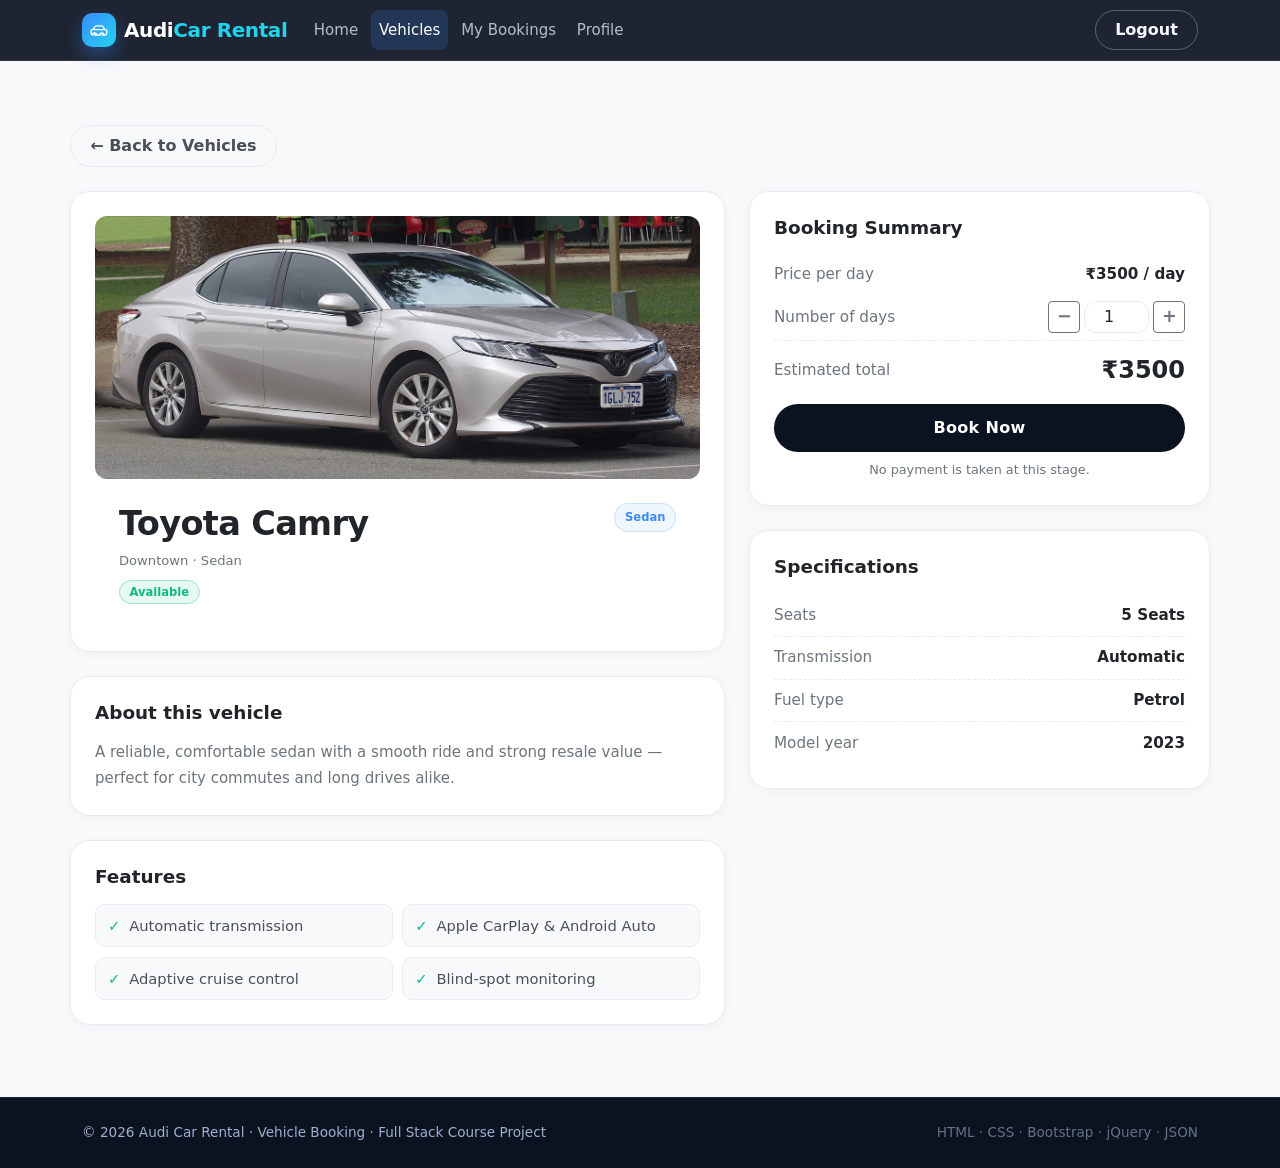
<file: vehicle-details.html>
<!DOCTYPE html>
<html lang="en">
<head>
    <meta charset="UTF-8">
    <meta name="viewport" content="width=device-width, initial-scale=1.0">
    <title>Vehicle Details | Audi Car Rental — Vehicle Booking</title>

    <!-- Bootstrap 5 CSS (CDN) -->
    <link href="https://cdn.jsdelivr.net/npm/bootstrap@5.3.3/dist/css/bootstrap.min.css" rel="stylesheet">

    <!-- Custom CSS -->
    <link rel="stylesheet" href="css/style.css">
</head>
<body class="home-page">

    <!-- =============================================
         NAVBAR
         ============================================= -->
    <nav class="navbar navbar-expand-lg home-navbar sticky-top">
        <div class="container">
            <a class="navbar-brand d-flex align-items-center" href="home.html">
                <span class="brand-badge d-inline-flex align-items-center justify-content-center me-2">
                    <svg viewBox="0 0 24 24" fill="none" xmlns="http://www.w3.org/2000/svg" aria-hidden="true">
                        <path d="M5.4 11.5 6.8 8.3a2.2 2.2 0 0 1 2-1.3h6.4a2.2 2.2 0 0 1 2 1.3l1.4 3.2"
                              stroke="#fff" stroke-width="1.7" stroke-linecap="round" stroke-linejoin="round"/>
                        <path d="M3.6 11.5h16.8a1 1 0 0 1 1 1v3.4a2 2 0 0 1-2 2h-1.7a2.3 2.3 0 0 0-4.6 0h-4.2a2.3 2.3 0 0 0-4.6 0H4.6a2 2 0 0 1-2-2v-3.4a1 1 0 0 1 1-1z"
                              stroke="#fff" stroke-width="1.7" stroke-linejoin="round"/>
                        <circle cx="7.4" cy="17.4" r="1.05" stroke="#fff" stroke-width="1.4"/>
                        <circle cx="16.6" cy="17.4" r="1.05" stroke="#fff" stroke-width="1.4"/>
                    </svg>
                </span>
                Audi <span class="text-accent">Car Rental</span>
            </a>

            <button class="navbar-toggler" type="button" data-bs-toggle="collapse"
                    data-bs-target="#navMenu" aria-controls="navMenu" aria-expanded="false"
                    aria-label="Toggle navigation">
                <span class="navbar-toggler-icon"></span>
            </button>

            <div class="collapse navbar-collapse" id="navMenu">
                <ul class="navbar-nav me-auto mb-2 mb-lg-0">
                    <li class="nav-item"><a class="nav-link" href="home.html">Home</a></li>
                    <li class="nav-item"><a class="nav-link active" aria-current="page" href="vehicles.html">Vehicles</a></li>
                    <li class="nav-item"><a class="nav-link" href="my-bookings.html">My Bookings</a></li>
                    <li class="nav-item"><a class="nav-link" href="profile.html">Profile</a></li>
                </ul>
                <button type="button" class="btn btn-logout" id="btnLogout">Logout</button>
            </div>
        </div>
    </nav>

    <!-- =============================================
         VEHICLE DETAILS
         ============================================= -->
    <main class="container section-pad">

        <!-- Back to Vehicles -->
        <div class="mb-4">
            <a href="vehicles.html" class="btn btn-back-vehicles">
                <span aria-hidden="true">&larr;</span> Back to Vehicles
            </a>
        </div>

        <!-- Main content -->
        <div id="detailsContent">
            <div class="row g-4">

                <!-- LEFT: visual + description + features -->
                <div class="col-lg-7">

                    <!-- Vehicle visual -->
                    <div class="details-card mb-4">
                        <div class="detail-tile-wrap" id="detailTile"></div>
                        <div class="p-4">
                            <div class="d-flex justify-content-between align-items-start gap-2 flex-wrap">
                                <h1 class="detail-name" id="detailName"></h1>
                                <span class="type-badge" id="detailType"></span>
                            </div>
                            <div class="vehicle-meta mb-2" style="margin-top:.3rem;">
                                <span id="detailLocation"></span>
                            </div>
                            <span class="avail-badge" id="detailAvailability"></span>
                        </div>
                    </div>

                    <!-- Description -->
                    <div class="details-card mb-4">
                        <h2 class="details-title">About this vehicle</h2>
                        <p class="detail-description" id="detailDescription"></p>
                    </div>

                    <!-- Features -->
                    <div class="details-card" id="featuresCard">
                        <h2 class="details-title">Features</h2>
                        <ul class="feature-list" id="detailFeatures"></ul>
                    </div>

                </div>

                <!-- RIGHT: booking summary + specifications (sticky on desktop) -->
                <div class="col-lg-5">
                    <div class="booking-sticky">

                        <!-- Booking summary -->
                        <div class="details-card mb-4">
                            <h2 class="details-title">Booking Summary</h2>

                            <div class="summary-row">
                                <span>Price per day</span>
                                <strong id="summaryPrice"></strong>
                            </div>

                            <div class="summary-row">
                                <label class="mb-0" for="daysInput">Number of days</label>
                                <div class="d-flex align-items-center gap-1">
                                    <button type="button" class="btn btn-sm btn-outline-secondary px-2" id="btnDaysMinus" title="Decrease days" style="line-height: 1; font-weight: bold; font-size: 1.1rem; width: 32px; height: 32px; padding: 0;">−</button>
                                    <input type="number" class="form-control days-input text-center" id="daysInput"
                                           min="1" max="90" step="1" value="1" style="width: 65px; height: 32px; padding: 0 .4rem;">
                                    <button type="button" class="btn btn-sm btn-outline-secondary px-2" id="btnDaysPlus" title="Increase days" style="line-height: 1; font-weight: bold; font-size: 1.1rem; width: 32px; height: 32px; padding: 0;">+</button>
                                </div>
                            </div>
                            <div class="invalid-feedback" id="daysError"></div>

                            <div class="summary-row summary-total-row">
                                <span>Estimated total</span>
                                <strong class="summary-total" id="summaryTotal">₹0</strong>
                            </div>

                            <button type="button" class="btn btn-login w-100 mt-2" id="btnBookNow">Book Now</button>
                            <div class="alert alert-danger py-2 mt-2 mb-0 d-none text-center" id="unavailableAlert">
                                <strong class="d-block mb-1">Vehicle Unavailable</strong>
                                <small>This car is currently unavailable and cannot be booked.</small>
                            </div>
                            <p class="detail-note mt-2" id="detailNote">No payment is taken at this stage.</p>
                        </div>

                        <!-- Specifications -->
                        <div class="details-card">
                            <h2 class="details-title">Specifications</h2>
                            <div class="spec-row">
                                <span class="spec-label">Seats</span>
                                <span class="spec-value" id="specSeats">—</span>
                            </div>
                            <div class="spec-row">
                                <span class="spec-label">Transmission</span>
                                <span class="spec-value" id="specTransmission">—</span>
                            </div>
                            <div class="spec-row">
                                <span class="spec-label">Fuel type</span>
                                <span class="spec-value" id="specFuel">—</span>
                            </div>
                            <div class="spec-row">
                                <span class="spec-label">Model year</span>
                                <span class="spec-value" id="specYear">—</span>
                            </div>
                        </div>

                    </div>
                </div>

            </div>
        </div>

        <!-- Friendly error state -->
        <div id="detailsError" class="d-none text-center py-5">
            <div class="no-results">
                <div class="no-results-icon mx-auto mb-3">
                    <svg viewBox="0 0 24 24" fill="none" stroke-width="2" stroke-linecap="round" stroke-linejoin="round"
                         xmlns="http://www.w3.org/2000/svg" aria-hidden="true">
                        <circle cx="11" cy="11" r="7"/>
                        <path d="m21 21-4.35-4.35"/>
                    </svg>
                </div>
                <h3 id="errorTitle">Vehicle not found</h3>
                <p class="text-muted mb-4" id="errorMessage">No vehicle was selected.</p>
                <a href="vehicles.html" class="btn btn-login">Back to Vehicles</a>
            </div>
        </div>

    </main>

    <!-- =============================================
         FOOTER
         ============================================= -->
    <footer class="home-footer mt-2">
        <div class="container py-4 d-flex flex-wrap gap-2 justify-content-between align-items-center">
            <span>&copy; 2026 Audi Car Rental &middot; Vehicle Booking &middot; Full Stack Course Project</span>
            <span class="footer-links">HTML &middot; CSS &middot; Bootstrap &middot; jQuery &middot; JSON</span>
        </div>
    </footer>

    <!-- jQuery (CDN) -->
    <script src="https://code.jquery.com/jquery-3.7.1.min.js"></script>
    <!-- Bootstrap JS bundle (CDN) -->
    <script src="https://cdn.jsdelivr.net/npm/bootstrap@5.3.3/dist/js/bootstrap.bundle.min.js"></script>
    <!-- Vehicle dataset (local fallback for direct file:// open) -->
    <script src="js/vehicles-data.js"></script>
    <!-- Vehicles + details logic -->
    <script src="js/vehicles.js"></script>

</body>
</html>
</file>
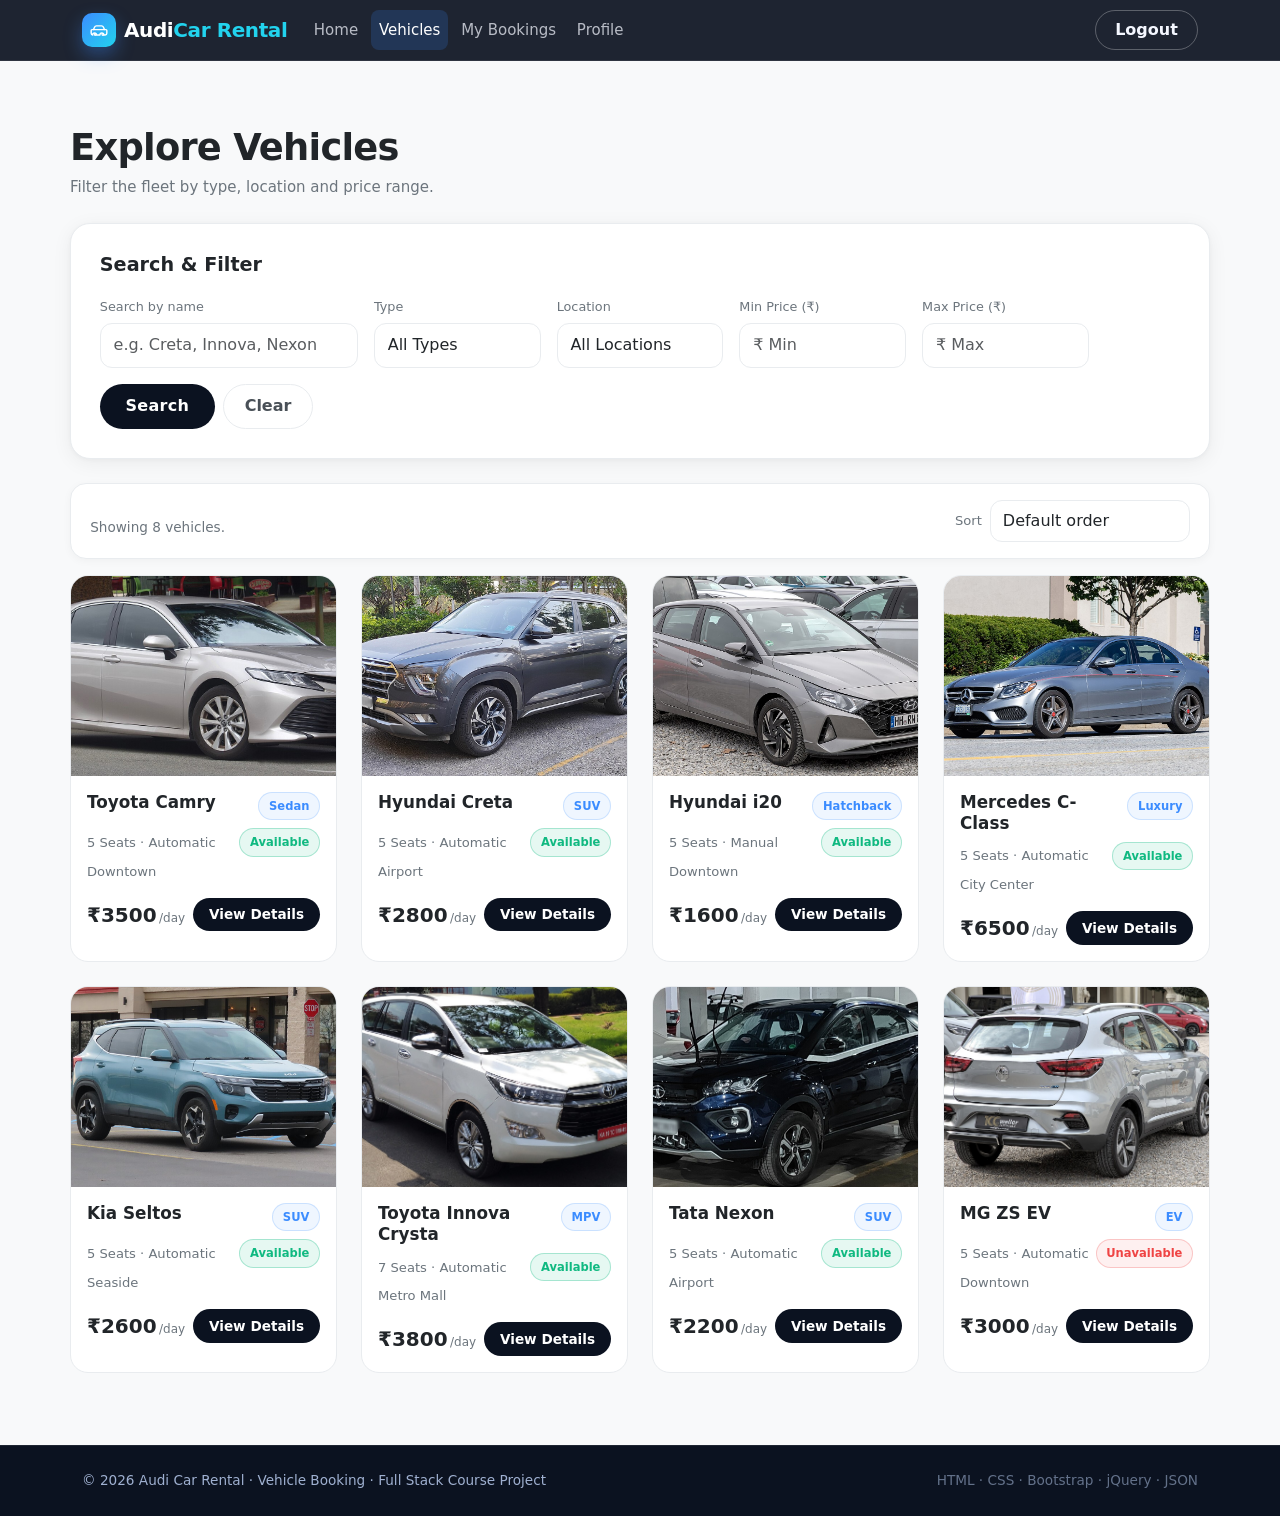
<file: vehicles.html>
<!DOCTYPE html>
<html lang="en">
<head>
    <meta charset="UTF-8">
    <meta name="viewport" content="width=device-width, initial-scale=1.0">
    <title>Vehicles | Audi Car Rental — Vehicle Booking</title>

    <!-- Bootstrap 5 CSS (CDN) -->
    <link href="https://cdn.jsdelivr.net/npm/bootstrap@5.3.3/dist/css/bootstrap.min.css" rel="stylesheet">

    <!-- Custom CSS -->
    <link rel="stylesheet" href="css/style.css">
</head>
<body class="home-page">

    <!-- =============================================
         NAVBAR
         ============================================= -->
    <nav class="navbar navbar-expand-lg home-navbar sticky-top">
        <div class="container">
            <a class="navbar-brand d-flex align-items-center" href="home.html">
                <span class="brand-badge d-inline-flex align-items-center justify-content-center me-2">
                    <svg viewBox="0 0 24 24" fill="none" xmlns="http://www.w3.org/2000/svg" aria-hidden="true">
                        <path d="M5.4 11.5 6.8 8.3a2.2 2.2 0 0 1 2-1.3h6.4a2.2 2.2 0 0 1 2 1.3l1.4 3.2"
                              stroke="#fff" stroke-width="1.7" stroke-linecap="round" stroke-linejoin="round"/>
                        <path d="M3.6 11.5h16.8a1 1 0 0 1 1 1v3.4a2 2 0 0 1-2 2h-1.7a2.3 2.3 0 0 0-4.6 0h-4.2a2.3 2.3 0 0 0-4.6 0H4.6a2 2 0 0 1-2-2v-3.4a1 1 0 0 1 1-1z"
                              stroke="#fff" stroke-width="1.7" stroke-linejoin="round"/>
                        <circle cx="7.4" cy="17.4" r="1.05" stroke="#fff" stroke-width="1.4"/>
                        <circle cx="16.6" cy="17.4" r="1.05" stroke="#fff" stroke-width="1.4"/>
                    </svg>
                </span>
                Audi <span class="text-accent">Car Rental</span>
            </a>

            <button class="navbar-toggler" type="button" data-bs-toggle="collapse"
                    data-bs-target="#navMenu" aria-controls="navMenu" aria-expanded="false"
                    aria-label="Toggle navigation">
                <span class="navbar-toggler-icon"></span>
            </button>

            <div class="collapse navbar-collapse" id="navMenu">
                <ul class="navbar-nav me-auto mb-2 mb-lg-0">
                    <li class="nav-item"><a class="nav-link" href="home.html">Home</a></li>
                    <li class="nav-item"><a class="nav-link active" aria-current="page" href="vehicles.html">Vehicles</a></li>
                    <li class="nav-item"><a class="nav-link" href="my-bookings.html">My Bookings</a></li>
                    <li class="nav-item"><a class="nav-link" href="profile.html">Profile</a></li>
                </ul>
                <button type="button" class="btn btn-logout" id="btnLogout">Logout</button>
            </div>
        </div>
    </nav>

    <!-- =============================================
         VEHICLES LISTING
         ============================================= -->
    <main class="container section-pad">

        <!-- Page heading -->
        <div class="mb-4">
            <h1 class="section-title">Explore Vehicles</h1>
            <p class="section-sub">Filter the fleet by type, location and price range.</p>
        </div>

        <!-- Search & filter section -->
        <div class="search-card mb-4">
            <h2 class="search-title">Search &amp; Filter</h2>
            <!-- Price range validation alert -->
            <div class="alert alert-danger d-none mb-3" id="filterAlert" role="alert"></div>
            <form id="filterForm" class="row g-3 align-items-end">

                <div class="col-12 col-md-6 col-lg-3">
                    <label class="form-label" for="filterName">Search by name</label>
                    <input type="text" class="form-control" id="filterName" placeholder="e.g. Creta, Innova, Nexon">
                </div>

                <div class="col-6 col-md-4 col-lg-2">
                    <label class="form-label" for="filterType">Type</label>
                    <select class="form-select" id="filterType">
                        <option value="">All Types</option>
                        <option>Sedan</option>
                        <option>SUV</option>
                        <option>Hatchback</option>
                        <option>Luxury</option>
                        <option>EV</option>
                        <option>MPV</option>
                    </select>
                </div>

                <div class="col-6 col-md-4 col-lg-2">
                    <label class="form-label" for="filterLocation">Location</label>
                    <select class="form-select" id="filterLocation">
                        <option value="">All Locations</option>
                    </select>
                </div>

                <div class="col-6 col-md-3 col-lg-2">
                    <label class="form-label" for="filterMinPrice">Min Price (₹)</label>
                    <input type="number" class="form-control" id="filterMinPrice" min="0" placeholder="₹ Min">
                </div>

                <div class="col-6 col-md-3 col-lg-2">
                    <label class="form-label" for="filterMaxPrice">Max Price (₹)</label>
                    <input type="number" class="form-control" id="filterMaxPrice" min="0" placeholder="₹ Max">
                </div>

                <div class="col-12 col-lg-auto">
                    <div class="d-flex gap-2">
                        <button type="submit" class="btn btn-login btn-search w-100">Search</button>
                        <button type="button" class="btn btn-clear-filters" id="btnClearFilters">Clear</button>
                    </div>
                </div>

            </form>
        </div>

        <!-- Results toolbar: count + sort -->
        <div class="vehicles-toolbar d-flex flex-wrap justify-content-between align-items-center gap-2 mb-3">
            <p class="search-count mb-0" id="vehiclesCount"></p>
            <div class="d-flex align-items-center gap-2">
                <label class="form-label mb-0 sort-label" for="sortVehicles">Sort</label>
                <select class="form-select sort-select" id="sortVehicles">
                    <option value="default">Default order</option>
                    <option value="price-asc">Price: Low to High</option>
                    <option value="price-desc">Price: High to Low</option>
                    <option value="name-asc">Name: A to Z</option>
                </select>
            </div>
        </div>

        <!-- Vehicle cards (loaded from json/vehicles.json) -->
        <div class="row g-4" id="vehiclesRow"></div>

        <!-- Friendly no-results message -->
        <div id="vehiclesEmpty" class="d-none text-center py-5">
            <div class="no-results">
                <div class="no-results-icon mx-auto mb-3">
                    <svg viewBox="0 0 24 24" fill="none" stroke-width="2" stroke-linecap="round" stroke-linejoin="round"
                         xmlns="http://www.w3.org/2000/svg" aria-hidden="true">
                        <circle cx="11" cy="11" r="7"/>
                        <path d="m21 21-4.35-4.35"/>
                    </svg>
                </div>
                <h3>No vehicles found</h3>
                <p class="text-muted mb-4">Try adjusting your search or filters.</p>
                <button type="button" class="btn btn-login" id="btnClearEmpty">Clear filters</button>
            </div>
        </div>

    </main>

    <!-- =============================================
         FOOTER
         ============================================= -->
    <footer class="home-footer mt-2">
        <div class="container py-4 d-flex flex-wrap gap-2 justify-content-between align-items-center">
            <span>&copy; 2026 Audi Car Rental &middot; Vehicle Booking &middot; Full Stack Course Project</span>
            <span class="footer-links">HTML &middot; CSS &middot; Bootstrap &middot; jQuery &middot; JSON</span>
        </div>
    </footer>

    <!-- jQuery (CDN) -->
    <script src="https://code.jquery.com/jquery-3.7.1.min.js"></script>
    <!-- Bootstrap JS bundle (CDN) -->
    <script src="https://cdn.jsdelivr.net/npm/bootstrap@5.3.3/dist/js/bootstrap.bundle.min.js"></script>
    <!-- Vehicle dataset (local fallback for direct file:// open) -->
    <script src="js/vehicles-data.js"></script>
    <!-- Vehicles page logic -->
    <script src="js/vehicles.js"></script>

</body>
</html>
</file>
<file: css/style.css>
/* =============================================
   Audi Car Rental — Global Stylesheet
   Stack: HTML / CSS / Bootstrap 5
   Design: clean, modern, vehicle-themed
   ============================================= */

/* ─────────────────────────────────────────────
   1. DESIGN TOKENS
   ───────────────────────────────────────────── */
:root {
    /* Dark palette */
    --bg-dark:    #0b1220;
    --bg-deep:    #0d1730;
    --bg-card:    #131c35;
    --accent:     #3b8cff;
    --accent-2:   #22d3ee;
    --text-main:  #f4f7ff;
    --text-muted: #9fb0d0;

    /* Light palette */
    --white:      #ffffff;
    --gray-50:    #f8f9fa;
    --gray-100:   #f1f3f5;
    --gray-200:   #e9ecef;
    --gray-500:   #6c757d;
    --gray-700:   #495057;
    --gray-900:   #212529;

    /* Semantic */
    --success:    #10b981;
    --danger:     #ef4444;
    --warning:    #f59e0b;
}

/* ─────────────────────────────────────────────
   2. RESET / GLOBAL
   ───────────────────────────────────────────── */
*,
*::before,
*::after {
    box-sizing: border-box;
    -webkit-tap-highlight-color: transparent;
}

body {
    margin: 0;
    font-family: system-ui, -apple-system, "Segoe UI", Roboto, Helvetica, Arial, sans-serif;
    font-size: 15px;
    line-height: 1.6;
    color: var(--gray-900);
    background: var(--gray-50);
    -webkit-font-smoothing: antialiased;
    -moz-osx-font-smoothing: grayscale;
}

img { max-width: 100%; height: auto; }
a { color: var(--accent); text-decoration: none; }
a:hover { text-decoration: underline; }

h1, h2, h3, h4, h5, h6 {
    line-height: 1.25;
    font-weight: 700;
    color: var(--gray-900);
}

.text-accent { color: var(--accent-2); }


/* ─────────────────────────────────────────────
   3. SPLASH SCREEN
   ───────────────────────────────────────────── */
.splash-screen {
    position: relative;
    min-height: 100vh;
    overflow: hidden;
    color: var(--text-main);
    background:
        radial-gradient(1200px 520px at 82% -10%, rgba(34, 211, 238, 0.16), transparent 60%),
        radial-gradient(900px 480px at 8% 112%, rgba(59, 140, 255, 0.20), transparent 60%),
        linear-gradient(160deg, var(--bg-dark) 0%, var(--bg-deep) 55%, #101c3d 100%);
}

/* Decorative background rings */
.splash-bg-rings {
    position: absolute;
    inset: 0;
    z-index: 0;
    pointer-events: none;
}
.bg-ring {
    position: absolute;
    border: 1px solid rgba(255, 255, 255, 0.07);
    border-radius: 50%;
    background: radial-gradient(circle at 60% 40%, rgba(255, 255, 255, 0.04), transparent 60%);
}
.bg-ring-1 { width: 460px; height: 460px; top: -140px; right: -120px; }
.bg-ring-2 { width: 340px; height: 340px; bottom: 40px; left: -180px; }

/* Main content sits above the vehicle scene */
.splash-content {
    position: relative;
    z-index: 2;
    padding-bottom: 210px;
}

/* Brand logo badge */
.splash-logo {
    width: 96px;
    height: 96px;
    border-radius: 30px;
    background: linear-gradient(135deg, rgba(59, 140, 255, 0.95), rgba(34, 211, 238, 0.9));
    box-shadow: 0 18px 40px rgba(59, 140, 255, 0.35), inset 0 1px 0 rgba(255, 255, 255, 0.25);
}
.splash-logo svg { width: 52px; height: 52px; }

/* App name + tagline */
.app-name {
    font-size: clamp(2.6rem, 7.5vw, 4.2rem);
    font-weight: 900;
    letter-spacing: -0.02em;
    margin: 1.2rem 0 0.3rem;
    display: inline-block;
}
.app-name .name-wheel {
    background: linear-gradient(135deg, #ff3366 0%, #ff5e36 45%, #ffaa00 100%);
    -webkit-background-clip: text;
    -webkit-text-fill-color: transparent;
    background-clip: text;
    filter: drop-shadow(0 2px 14px rgba(255, 51, 102, 0.45));
}
.app-name .name-wise,
.app-name .text-accent {
    background: linear-gradient(135deg, #00f2fe 0%, #4facfe 50%, #9b51e0 100%);
    -webkit-background-clip: text;
    -webkit-text-fill-color: transparent;
    background-clip: text;
    filter: drop-shadow(0 2px 14px rgba(0, 242, 254, 0.45));
}

.app-tagline {
    font-size: clamp(.95rem, 2.6vw, 1.15rem);
    color: var(--text-muted);
    letter-spacing: .02em;
}

/* Loading progress bar */
.splash-loader {
    height: 8px;
    max-width: 260px;
    width: 100%;
    margin: 1.6rem auto 0;
    border-radius: 999px;
    background: rgba(255, 255, 255, 0.12);
    overflow: hidden;
}
.splash-loader .progress-bar {
    background: linear-gradient(90deg, var(--accent), var(--accent-2));
    border-radius: 999px;
}

.splash-status {
    font-size: .85rem;
    color: var(--text-muted);
}

/* Continue button */
.btn-continue {
    background: linear-gradient(135deg, var(--accent), var(--accent-2));
    color: #fff;
    border: 0;
    padding: .7rem 1.9rem;
    border-radius: 50rem;
    font-weight: 600;
    letter-spacing: .02em;
    box-shadow: 0 12px 28px rgba(59, 140, 255, 0.4);
    transition: transform .18s ease, box-shadow .18s ease, filter .18s ease;
}
.btn-continue:hover,
.btn-continue:focus {
    color: #fff;
    transform: translateY(-2px);
    box-shadow: 0 16px 34px rgba(59, 140, 255, 0.5);
    filter: brightness(1.04);
    text-decoration: none;
}

/* ─────────────────────────────────────────────
   4. VEHICLE SCENE (splash screen bottom)
   ───────────────────────────────────────────── */
.vehicle-scene {
    position: absolute;
    left: 0;
    right: 0;
    bottom: 0;
    height: 230px;
    overflow: hidden;
    pointer-events: none;
    z-index: 1;
}

/* Distant sunset glow */
.scene-glow {
    position: absolute;
    left: 60%;
    top: 8px;
    width: 60px;
    height: 60px;
    border-radius: 50%;
    background: radial-gradient(circle, rgba(255, 205, 130, 0.9), rgba(255, 170, 90, 0.05) 70%);
}
.scene-sky {
    position: absolute;
    left: 0;
    right: 0;
    bottom: 90px;
    height: 130px;
    background: linear-gradient(180deg, transparent, rgba(34, 211, 238, 0.14) 55%, rgba(59, 140, 255, 0.18));
}

/* City skyline */
.skyline {
    position: absolute;
    inset: 10px 0 90px 0;
}
.bldg {
    position: absolute;
    bottom: 0;
    background: linear-gradient(180deg, rgba(22, 32, 58, 0.92), rgba(11, 15, 28, 0.95));
    border-radius: 4px 4px 0 0;
}
.bldg.b1 { width: 150px; height: 120px; left: 2%; }
.bldg.b2 {
    width: 110px; height: 175px; left: 16%;
    background-image:
        repeating-linear-gradient(90deg, rgba(255, 255, 255, 0.06) 0 8px, transparent 8px 26px),
        repeating-linear-gradient(0deg, rgba(255, 255, 255, 0.05) 0 16px, transparent 16px 34px);
}
.bldg.b3 { width: 180px; height: 95px; right: 20%; }
.bldg.b4 { width: 120px; height: 150px; right: 4%; }

/* Road */
.road {
    position: absolute;
    left: 0;
    right: 0;
    bottom: 0;
    height: 90px;
    background: linear-gradient(to bottom, #161e33, #0a0e1a);
    border-top: 1px solid rgba(255, 255, 255, 0.08);
    z-index: 2;
}
.road::before {
    content: "";
    position: absolute;
    top: 50%;
    left: 0;
    right: 0;
    height: 4px;
    background-image: linear-gradient(90deg, rgba(255, 255, 255, 0.45) 0 46px, transparent 46px 92px);
    background-size: 92px 4px;
    background-repeat: repeat-x;
}
.road::after {
    content: "";
    position: absolute;
    top: 0;
    left: 0;
    right: 0;
    height: 26px;
    background: linear-gradient(to bottom, rgba(255, 255, 255, 0.05), transparent);
}

/* Animated car (splash-only CSS car) */
.car-track {
    position: absolute;
    left: 0;
    right: 0;
    bottom: 88px;
    z-index: 3;
    transform-origin: left center;
    animation: carDrive 1.5s cubic-bezier(.16, .8, .3, 1) both;
}
.car {
    position: relative;
    width: 340px;
    height: 64px;
    margin-left: 14%;
    animation: carIdle 2.6s ease-in-out .3s infinite;
}

/* Car body */
.car-body {
    position: absolute;
    left: 0;
    right: 0;
    top: 20px;
    bottom: 0;
    border-radius: 20px 26px 12px 12px;
    background: linear-gradient(135deg, #ff5f6d, #ff2e63);
    box-shadow: 0 18px 38px rgba(0, 0, 0, 0.45);
}
.car-body::after {
    content: "";
    position: absolute;
    left: 0;
    right: 0;
    bottom: 0;
    height: 12px;
    border-radius: 0 0 12px 12px;
    background: linear-gradient(180deg, rgba(0, 0, 0, 0), rgba(0, 0, 0, 0.28));
}

/* Car cabin (windshield / interior glass) */
.car-cabin {
    position: absolute;
    left: 70px;
    top: 2px;
    width: 180px;
    height: 46px;
    background: linear-gradient(180deg, #f9fbfe, #c9d4e8);
    border-radius: 26px 26px 8px 8px;
    box-shadow: inset 0 -6px 10px rgba(60, 80, 120, 0.18);
}
.car-cabin::before {
    content: "";
    position: absolute;
    top: 0;
    bottom: 8px;
    left: 84px;
    width: 12px;
    background: rgba(80, 96, 140, 0.35);
    border-radius: 4px;
}

/* Headlight (front) */
.car-headlight {
    position: absolute;
    right: 4px;
    top: 28px;
    width: 16px;
    height: 10px;
    background: #fff;
    border-radius: 6px;
    box-shadow: 0 0 12px 4px rgba(255, 255, 255, 0.7);
}
.car-headlight::after {
    content: "";
    position: absolute;
    left: -26px;
    top: 0;
    width: 10px;
    height: 10px;
    border-radius: 4px;
    background: #ffd166;
    box-shadow: 0 0 8px 2px rgba(255, 209, 102, 0.6);
}

/* Wheels */
.wheel {
    position: absolute;
    bottom: 0;
    width: 54px;
    height: 54px;
    border-radius: 50%;
    background: radial-gradient(circle at 35% 30%, #2a3350, #131a2c 60%);
    border: 5px solid #0b0f1c;
    box-shadow: 0 6px 12px rgba(0, 0, 0, 0.45);
}
.wheel::after {
    content: "";
    position: absolute;
    top: 50%;
    left: 50%;
    width: 20px;
    height: 20px;
    margin: -10px 0 0 -10px;
    border-radius: 50%;
    background: radial-gradient(circle, #4a5578, #232c49);
    border: 2px solid #0b0f1c;
}
.wheel-rear  { left: 40px; }
.wheel-front { right: 34px; }

/* Car animations */
@keyframes carDrive {
    from { transform: translateX(150%); }
    to   { transform: translateX(0); }
}
@keyframes carIdle {
    0%, 100% { transform: translateY(0); }
    50%      { transform: translateY(-6px); }
}

/* Splash responsive */
@media (max-width: 991.98px) {
    .vehicle-scene { height: 205px; }
    .car-track { bottom: 78px; }
}

@media (max-width: 767.98px) {
    .splash-content { padding-bottom: 150px; }
    .splash-logo { width: 84px; height: 84px; border-radius: 24px; }
    .splash-logo svg { width: 46px; height: 46px; }
    .skyline { opacity: .7; }
}

@media (max-width: 575.98px) {
    .vehicle-scene { height: 165px; }
    .road { height: 62px; }
    .scene-sky { bottom: 62px; height: 95px; }
    .skyline { bottom: 62px; }
    .car-track { bottom: 60px; }
    .splash-content { padding-bottom: 120px; }
    .btn-continue { padding: .62rem 1.5rem; font-size: .95rem; }

    @keyframes carDrive {
        from { transform: translateX(150%) scale(.62); transform-origin: left center; }
        to   { transform: translateX(0)     scale(.62); transform-origin: left center; }
    }
}

@media (max-height: 620px) {
    .vehicle-scene { height: 150px; }
    .road { height: 58px; }
    .scene-sky { bottom: 58px; height: 85px; }
    .skyline { bottom: 58px; }
    .car-track { bottom: 56px; }
    .splash-content { padding-bottom: 100px; }
}


/* ─────────────────────────────────────────────
   5. AUTH PAGES (Login / Register)
   Light background, centered card
   ───────────────────────────────────────────── */
.auth-screen {
    min-height: 100vh;
    display: flex;
    align-items: center;
    justify-content: center;
    padding: 2.5rem 1rem;
    background: var(--gray-50);
}

.auth-card {
    width: 100%;
    max-width: 440px;
    background: var(--white);
    border: 1px solid var(--gray-200);
    border-radius: 24px;
    padding: 2.4rem 2.5rem 2rem;
    box-shadow: 0 8px 30px rgba(0, 0, 0, 0.08), 0 2px 8px rgba(0, 0, 0, 0.04);
}

/* Branding */
.auth-logo {
    width: 64px;
    height: 64px;
    border-radius: 18px;
    background: linear-gradient(135deg, var(--accent), var(--accent-2));
    box-shadow: 0 12px 26px rgba(59, 140, 255, 0.3);
    display: flex;
    align-items: center;
    justify-content: center;
}
.auth-logo svg { width: 34px; height: 34px; }

.auth-title {
    font-size: clamp(1.6rem, 4vw, 2rem);
    font-weight: 800;
    letter-spacing: -0.02em;
    margin: 1rem 0 0.1rem;
    color: var(--gray-900);
}
.auth-title .text-accent { color: var(--accent); }

.auth-welcome {
    font-size: clamp(1.05rem, 3vw, 1.3rem);
    font-weight: 600;
    margin-bottom: 0.15rem;
    color: var(--gray-900);
}
.auth-subtext {
    font-size: .92rem;
    color: var(--gray-500);
}

/* Form labels + inputs */
.auth-card .form-label {
    font-size: .88rem;
    font-weight: 500;
    color: var(--gray-700);
    margin-bottom: .35rem;
}

.auth-card .form-control {
    background: var(--white);
    border: 1px solid var(--gray-200);
    color: var(--gray-900);
    padding: .68rem .9rem;
    border-radius: 12px;
}
.auth-card .form-control::placeholder { color: var(--gray-500); }
.auth-card .form-control:focus {
    background: var(--white);
    border-color: var(--accent);
    color: var(--gray-900);
    box-shadow: 0 0 0 0.25rem rgba(59, 140, 255, 0.15);
}

/* Input group adornments */
.auth-card .input-group-text {
    background: var(--gray-50);
    border: 1px solid var(--gray-200);
    border-right: 0;
    color: var(--gray-500);
    border-radius: 12px 0 0 12px;
}

.btn-toggle-pw {
    background: var(--gray-50);
    border: 1px solid var(--gray-200);
    border-left: 0;
    color: var(--gray-500);
    border-radius: 0 12px 12px 0;
}
.btn-toggle-pw:hover,
.btn-toggle-pw:focus {
    background: var(--gray-100);
    border-color: var(--gray-200);
    color: var(--gray-700);
    box-shadow: none;
}

/* Remember-me + forgot layout */
.auth-tools .form-check-label {
    font-size: .9rem;
    color: var(--gray-500);
}
.auth-card .form-check-input {
    background-color: var(--gray-100);
    border-color: var(--gray-200);
}
.auth-card .form-check-input:checked {
    background-color: var(--accent);
    border-color: var(--accent);
}
.link-forgot {
    color: var(--accent);
    font-size: .9rem;
    text-decoration: none;
}
.link-forgot:hover {
    color: var(--accent-2);
    text-decoration: underline;
}

/* Validation state */
.auth-card .has-error .invalid-feedback {
    display: block;
    color: var(--danger);
    font-size: .82rem;
    margin-top: .3rem;
}
.auth-card .has-error .form-control {
    border-color: var(--danger);
    background-image: none;
}
.auth-card .has-error .input-group-text,
.auth-card .has-error .btn-toggle-pw {
    border-color: var(--danger);
}

/* Auth alert (forgot password info) */
.auth-alert {
    background: rgba(59, 140, 255, 0.06);
    border: 1px solid rgba(59, 140, 255, 0.2);
    color: var(--gray-700);
    border-radius: 12px;
    font-size: .88rem;
}

/* Submit button */
.btn-login {
    background: var(--bg-dark);
    color: #fff;
    border: 0;
    padding: .75rem 1.5rem;
    border-radius: 50rem;
    font-weight: 600;
    letter-spacing: .02em;
    transition: background .18s ease, transform .18s ease, box-shadow .18s ease;
}
.btn-login:hover,
.btn-login:focus {
    background: var(--accent);
    color: #fff;
    transform: translateY(-2px);
    box-shadow: 0 12px 28px rgba(59, 140, 255, 0.3);
}
.btn-login:disabled {
    opacity: .65;
    transform: none;
    box-shadow: none;
}

.auth-switch {
    color: var(--gray-500);
    font-size: .92rem;
}
.auth-link {
    color: var(--accent);
    font-weight: 600;
    text-decoration: none;
}
.auth-link:hover {
    color: var(--accent-2);
    text-decoration: underline;
}

.auth-foot {
    color: var(--gray-500);
    font-size: .78rem;
    letter-spacing: .04em;
}

/* Auth responsive */
@media (max-width: 767.98px) {
    .auth-card { padding: 2rem 1.6rem 1.7rem; }
    .auth-screen { padding: 1.5rem 1rem; }
}

@media (max-width: 575.98px) {
    .auth-card { padding: 1.7rem 1.2rem 1.5rem; border-radius: 20px; }
    .auth-tools { flex-wrap: wrap; gap: .5rem; }
    .btn-login { padding: .7rem 1.2rem; }
}


/* ─────────────────────────────────────────────
   6. REGISTER PAGE (extends auth styles)
   ───────────────────────────────────────────── */
.register-terms .form-check-label {
    font-size: .88rem;
    color: var(--gray-500);
    cursor: pointer;
}
.register-terms .form-check-input {
    margin-top: .22em;
}

/* Valid (green) state */
.auth-card .form-control.is-valid {
    border-color: var(--success);
    background-image: none;
    box-shadow: 0 0 0 0.25rem rgba(16, 185, 129, 0.12);
}
.auth-card .form-check-input.is-valid {
    border-color: var(--success);
}

/* Error state for terms checkbox */
.auth-card .has-error .form-check-input {
    border-color: var(--danger);
    box-shadow: 0 0 0 0.22rem rgba(239, 68, 68, 0.12);
}


/* ─────────────────────────────────────────────
   7. SHARED: NAVBAR
   ───────────────────────────────────────────── */
.home-navbar {
    background: rgba(11, 18, 32, 0.92);
    backdrop-filter: blur(10px);
    border-bottom: 1px solid rgba(255, 255, 255, 0.08);
}
.home-navbar .navbar-brand {
    color: #fff;
    font-weight: 800;
    letter-spacing: -0.02em;
    text-decoration: none;
}
.navbar-brand .brand-badge {
    width: 34px;
    height: 34px;
    border-radius: 10px;
    background: linear-gradient(135deg, var(--accent), var(--accent-2));
    box-shadow: 0 8px 18px rgba(59, 140, 255, 0.35);
    flex-shrink: 0;
}
.brand-badge svg { width: 20px; height: 20px; }

.navbar-nav .nav-link {
    color: rgba(244, 247, 255, 0.72);
    font-weight: 500;
    margin-inline: .15rem;
    border-radius: 8px;
    transition: color .15s ease, background .15s ease;
    text-decoration: none;
}
.navbar-nav .nav-link:hover { color: #fff; }
.navbar-nav .nav-link.active {
    color: #fff;
    background: rgba(59, 140, 255, 0.18);
}

.navbar-toggler { border-color: rgba(255, 255, 255, 0.25); }
.navbar-toggler:focus { box-shadow: 0 0 0 .2rem rgba(59, 140, 255, 0.25); }
.navbar-toggler-icon {
    background-image: url("data:image/svg+xml,%3csvg xmlns='http://www.w3.org/2000/svg' viewBox='0 0 30 30'%3e%3cpath stroke='rgba(255,255,255,.75)' stroke-linecap='round' stroke-miterlimit='10' stroke-width='2' d='M4 7h22M4 15h22M4 23h22'/%3e%3c/svg%3e");
}

.btn-logout {
    background: transparent;
    border: 1px solid rgba(255, 255, 255, 0.28);
    color: var(--text-main);
    border-radius: 50rem;
    padding: .45rem 1.2rem;
    font-weight: 600;
    transition: all .18s ease;
}
.btn-logout:hover,
.btn-logout:focus {
    background: var(--danger);
    border-color: var(--danger);
    color: #fff;
    box-shadow: none;
}


/* ─────────────────────────────────────────────
   8. HOME PAGE — HERO
   ───────────────────────────────────────────── */
.hero {
    position: relative;
    overflow: hidden;
    padding: 5rem 0 4.5rem;
    background:
        radial-gradient(1000px 480px at 85% 0%, rgba(34, 211, 238, 0.14), transparent 60%),
        radial-gradient(800px 420px at 0% 90%, rgba(59, 140, 255, 0.16), transparent 60%),
        linear-gradient(165deg, var(--bg-dark), var(--bg-deep) 60%, #101c3d);
    border-bottom: 1px solid rgba(255, 255, 255, 0.06);
}
.hero-pill {
    display: inline-block;
    padding: .35rem .9rem;
    font-size: .8rem;
    font-weight: 600;
    letter-spacing: .08em;
    text-transform: uppercase;
    color: var(--accent-2);
    border: 1px solid rgba(34, 211, 238, 0.4);
    border-radius: 50rem;
    background: rgba(34, 211, 238, 0.08);
}
.hero-title {
    font-size: clamp(2.4rem, 6vw, 3.8rem);
    font-weight: 800;
    letter-spacing: -0.02em;
    margin: 1rem 0 .75rem;
    color: var(--text-main);
}
.hero-text { color: var(--text-muted); font-size: 1.05rem; max-width: 28rem; }

.btn-outline-hero {
    background: transparent;
    border: 1px solid rgba(255, 255, 255, 0.3);
    color: var(--text-main);
    border-radius: 50rem;
    padding: .7rem 1.4rem;
    font-weight: 600;
    transition: all .18s ease;
    text-decoration: none;
}
.btn-outline-hero:hover {
    background: rgba(255, 255, 255, 0.1);
    color: #fff;
    text-decoration: none;
}

.hero-stats { gap: 1.6rem; margin-top: 1.8rem; }
.hero-stats .stat b {
    display: block;
    font-size: 1.5rem;
    font-weight: 800;
    color: #fff;
    line-height: 1.1;
}
.hero-stats .stat span { font-size: .82rem; color: var(--text-muted); }

/* Hero real vehicle photo */
.hero-car-wrap { position: relative; }
.hero-car-wrap img {
    max-width: 540px;
    width: 100%;
    display: block;
    margin: 0 auto;
    filter: drop-shadow(0 24px 40px rgba(0, 0, 0, 0.5));
    animation: heroFloat 4.5s ease-in-out infinite;
}
.hero-road {
    height: 6px;
    margin: 10px 6% 0;
    border-radius: 999px;
    background: linear-gradient(90deg, transparent, rgba(255, 255, 255, 0.5) 14%, rgba(255, 255, 255, 0.5) 86%, transparent);
}
@keyframes heroFloat {
    0%, 100% { transform: translateY(0); }
    50%      { transform: translateY(-12px); }
}

/* Hero responsive */
@media (max-width: 991.98px) {
    .hero { padding: 3.5rem 0; }
    .hero-car-wrap { max-width: 480px; margin: 0 auto; }
}
@media (max-width: 767.98px) {
    .hero-stats { gap: 1.1rem; }
}
@media (max-width: 575.98px) {
    .hero { padding: 3rem 0; }
    .hero-stats .stat b { font-size: 1.2rem; }
}


/* ─────────────────────────────────────────────
   9. SHARED: SECTIONS & TITLES
   ───────────────────────────────────────────── */
.section-pad { padding: 4rem 0; }
.section-title {
    font-weight: 800;
    font-size: clamp(1.7rem, 4vw, 2.3rem);
    letter-spacing: -0.02em;
    color: var(--gray-900);
    margin-bottom: .25rem;
}
.section-sub { color: var(--gray-500); margin-bottom: 0; }

/* Dark-section overrides: titles inside dark hero/footer stay white */
.hero .section-title,
.hero .section-sub,
.dark-section .section-title,
.dark-section .section-sub {
    color: var(--text-main);
}


/* ─────────────────────────────────────────────
   10. SHARED: SEARCH CARD
   ───────────────────────────────────────────── */
.search-card {
    background: var(--white);
    border: 1px solid var(--gray-200);
    border-radius: 20px;
    padding: 1.8rem;
    box-shadow: 0 4px 20px rgba(0, 0, 0, 0.06), 0 1px 4px rgba(0, 0, 0, 0.03);
}
.search-title {
    font-weight: 700;
    font-size: 1.2rem;
    color: var(--gray-900);
    margin-bottom: 1.1rem;
}
.search-card .form-label {
    font-size: .8rem;
    color: var(--gray-500);
    font-weight: 500;
    margin-bottom: .3rem;
}
.search-card .form-control,
.search-card .form-select {
    background: var(--white);
    border: 1px solid var(--gray-200);
    color: var(--gray-900);
    border-radius: 12px;
    padding: .6rem .8rem;
}
.search-card .form-control:focus,
.search-card .form-select:focus {
    background: var(--white);
    border-color: var(--accent);
    color: var(--gray-900);
    box-shadow: 0 0 0 0.25rem rgba(59, 140, 255, 0.12);
}
.search-card .form-select option { color: var(--gray-900); background: var(--white); }
input[type="date"]::-webkit-calendar-picker-indicator { cursor: pointer; }

.btn-search {
    padding: .6rem 1.6rem;
}
.search-count { margin: .9rem 0 0; font-size: .85rem; color: var(--gray-500); }

@media (max-width: 767.98px) {
    .search-card { padding: 1.3rem; }
}


/* ─────────────────────────────────────────────
   11. VEHICLE CARDS (shared across home + vehicles)
   ───────────────────────────────────────────── */

/* --- Vehicle tile: real photo --- */
.vehicle-tile-wrap {
    position: relative;
    width: 100%;
    height: 200px;
    overflow: hidden;
    background: var(--gray-100);
    border-radius: 12px 12px 0 0;
}

.vehicle-tile-img {
    width: 100%;
    height: 100%;
    object-fit: cover;
    transition: transform 0.3s ease;
}

/* --- Card shell --- */
.vehicle-card {
    background: var(--white);
    border: 1px solid var(--gray-200);
    border-radius: 18px;
    overflow: hidden;
    height: 100%;
    transition: transform .2s ease, border-color .2s ease, box-shadow .2s ease;
}
.vehicle-card:hover {
    transform: translateY(-6px);
    border-color: var(--accent);
    box-shadow: 0 18px 40px rgba(0, 0, 0, 0.1);
}
.vehicle-card:hover .vehicle-tile-img {
    transform: scale(1.05);
}

/* Card body */
.vehicle-card-body {
    padding: 1rem 1.1rem 1.1rem;
}
.vehicle-name {
    font-weight: 700;
    font-size: 1.05rem;
    color: var(--gray-900);
}
.type-badge {
    font-size: .72rem;
    font-weight: 600;
    padding: .25rem .6rem;
    border-radius: 50rem;
    background: rgba(59, 140, 255, 0.08);
    color: var(--accent);
    border: 1px solid rgba(59, 140, 255, 0.2);
    white-space: nowrap;
}
.vehicle-meta { color: var(--gray-500); font-size: .82rem; }
.vehicle-price {
    font-size: 1.25rem;
    font-weight: 800;
    color: var(--gray-900);
    margin-bottom: 0;
}
.vehicle-price small {
    font-size: .75rem;
    font-weight: 500;
    color: var(--gray-500);
    margin-left: .15rem;
}

.btn-view {
    background: var(--bg-dark);
    color: #fff;
    border: 0;
    border-radius: 50rem;
    padding: .42rem 1rem;
    font-size: .85rem;
    font-weight: 600;
    transition: background .18s ease, transform .18s ease;
    text-decoration: none;
}
.btn-view:hover {
    background: var(--accent);
    color: #fff;
    transform: translateY(-1px);
    text-decoration: none;
}


/* ─────────────────────────────────────────────
   12. QUICK ACTIONS
   ───────────────────────────────────────────── */
.quick-card {
    display: block;
    background: var(--white);
    border: 1px solid var(--gray-200);
    border-radius: 18px;
    padding: 1.6rem;
    height: 100%;
    color: var(--gray-900);
    text-decoration: none;
    transition: transform .2s ease, border-color .2s ease, box-shadow .2s ease;
}
.quick-card:hover {
    transform: translateY(-5px);
    border-color: var(--accent);
    box-shadow: 0 12px 28px rgba(0, 0, 0, 0.07);
    color: var(--gray-900);
    text-decoration: none;
}
.quick-icon {
    width: 52px;
    height: 52px;
    border-radius: 14px;
    display: flex;
    align-items: center;
    justify-content: center;
    background: linear-gradient(135deg, var(--accent), var(--accent-2));
    box-shadow: 0 10px 22px rgba(59, 140, 255, 0.25);
    margin-bottom: 1rem;
}
.quick-icon svg { width: 26px; height: 26px; stroke: #fff; fill: none; }
.quick-card h5 { font-weight: 700; color: var(--gray-900); margin-bottom: .35rem; }
.quick-card p { color: var(--gray-500); font-size: .9rem; margin-bottom: 0; }


/* ─────────────────────────────────────────────
   13. HOME FOOTER
   ───────────────────────────────────────────── */
.home-footer {
    border-top: 1px solid rgba(255, 255, 255, 0.08);
    background: var(--bg-dark);
    color: var(--text-muted);
    font-size: .85rem;
}
.footer-links { color: rgba(159, 176, 208, 0.6); }
.footer-links a { color: rgba(159, 176, 208, 0.8); text-decoration: none; }
.footer-links a:hover { color: var(--text-main); text-decoration: underline; }

/* Home page responsive */
@media (max-width: 991.98px) {
    .section-pad { padding: 3rem 0; }
}
@media (max-width: 767.98px) {
    .section-pad { padding: 2.5rem 0; }
}


/* ─────────────────────────────────────────────
   14. VEHICLES PAGE (listing / filters)
   ───────────────────────────────────────────── */
.page-bg { background: var(--gray-50); }

/* Availability badge */
.avail-badge {
    font-size: .72rem;
    font-weight: 600;
    padding: .25rem .6rem;
    border-radius: 50rem;
    white-space: nowrap;
}
.avail-badge.available {
    background: rgba(16, 185, 129, 0.1);
    color: var(--success);
    border: 1px solid rgba(16, 185, 129, 0.3);
}
.avail-badge.unavailable {
    background: rgba(239, 68, 68, 0.08);
    color: var(--danger);
    border: 1px solid rgba(239, 68, 68, 0.25);
}

/* Filter / toolbar area */
.vehicles-toolbar {
    background: var(--white);
    border: 1px solid var(--gray-200);
    border-radius: 16px;
    padding: 1rem 1.2rem;
    box-shadow: 0 2px 8px rgba(0, 0, 0, 0.04);
}
.vehicles-toolbar .form-label {
    font-size: .82rem;
    color: var(--gray-500);
    font-weight: 500;
    margin-bottom: .3rem;
}
.vehicles-toolbar .form-control,
.vehicles-toolbar .form-select {
    background: var(--white);
    border: 1px solid var(--gray-200);
    color: var(--gray-900);
    border-radius: 12px;
    padding: .5rem .75rem;
}
.vehicles-toolbar .form-control:focus,
.vehicles-toolbar .form-select:focus {
    border-color: var(--accent);
    box-shadow: 0 0 0 0.2rem rgba(59, 140, 255, 0.1);
}
.vehicles-toolbar .form-select option { color: var(--gray-900); background: var(--white); }

/* Clear filters button */
.btn-clear-filters {
    background: transparent;
    border: 1px solid var(--gray-200);
    color: var(--gray-700);
    border-radius: 50rem;
    padding: .6rem 1.3rem;
    font-weight: 600;
    transition: all .18s ease;
}
.btn-clear-filters:hover,
.btn-clear-filters:focus {
    background: var(--gray-100);
    border-color: var(--gray-500);
    color: var(--gray-900);
    box-shadow: none;
}

/* Sort controls */
.sort-label { color: var(--gray-500); font-size: .88rem; white-space: nowrap; }
.sort-select {
    width: auto;
    min-width: 200px;
    background: var(--white);
    border: 1px solid var(--gray-200);
    color: var(--gray-900);
    border-radius: 12px;
    padding: .45rem .9rem;
}
.sort-select:focus {
    border-color: var(--accent);
    box-shadow: 0 0 0 0.2rem rgba(59, 140, 255, 0.1);
}
.sort-select option { color: var(--gray-900); background: var(--white); }

/* No-results block */
.no-results h3 { color: var(--gray-900); font-weight: 700; margin-bottom: .3rem; }
.no-results p { color: var(--gray-500); }
.no-results-icon {
    width: 68px;
    height: 68px;
    border-radius: 50%;
    display: flex;
    align-items: center;
    justify-content: center;
    background: var(--gray-100);
    border: 1px solid var(--gray-200);
}
.no-results-icon svg {
    width: 30px;
    height: 30px;
    stroke: var(--accent);
}

/* Vehicles page responsive */
@media (max-width: 991.98px) {
    .sort-select { min-width: 180px; }
}
@media (max-width: 767.98px) {
    .vehicles-toolbar { align-items: flex-start; }
    .sort-select { width: 100%; }
}


/* ─────────────────────────────────────────────
   15. VEHICLE DETAILS PAGE
   ───────────────────────────────────────────── */

/* Back button */
.btn-back-vehicles {
    background: transparent;
    border: 1px solid var(--gray-200);
    color: var(--gray-700);
    border-radius: 50rem;
    padding: .5rem 1.2rem;
    font-weight: 600;
    transition: all .18s ease;
    text-decoration: none;
}
.btn-back-vehicles:hover,
.btn-back-vehicles:focus {
    background: var(--gray-100);
    border-color: var(--gray-500);
    color: var(--gray-900);
    box-shadow: none;
    text-decoration: none;
}

/* Card container */
.details-card {
    background: var(--white);
    border: 1px solid var(--gray-200);
    border-radius: 20px;
    padding: 1.5rem;
    box-shadow: 0 2px 12px rgba(0, 0, 0, 0.04);
}
.details-title {
    font-size: 1.15rem;
    font-weight: 700;
    color: var(--gray-900);
    margin-bottom: 1rem;
}

/* Large vehicle photo */
.detail-tile-img {
    width: 100%;
    height: auto;
    max-height: 400px;
    object-fit: cover;
    border-radius: 12px;
    display: block;
}

.detail-name {
    font-size: clamp(1.5rem, 3vw, 2.1rem);
    font-weight: 800;
    letter-spacing: -0.02em;
    color: var(--gray-900);
    margin-bottom: 0;
}
.detail-description { color: var(--gray-500); line-height: 1.7; margin-bottom: 0; }

/* Features grid */
.feature-list {
    list-style: none;
    margin: 0;
    padding: 0;
    display: grid;
    gap: .6rem;
    grid-template-columns: 1fr;
}
@media (min-width: 576px) {
    .feature-list { grid-template-columns: 1fr 1fr; }
}
.feature-list li {
    display: flex;
    align-items: center;
    gap: .55rem;
    color: var(--gray-700);
    font-size: .92rem;
    background: var(--gray-50);
    border: 1px solid var(--gray-200);
    padding: .55rem .75rem;
    border-radius: 10px;
}
.feature-list li::before {
    content: "\2713";
    color: var(--success);
    font-weight: 700;
}

/* Specifications */
.spec-row {
    display: flex;
    justify-content: space-between;
    align-items: center;
    padding: .55rem 0;
    border-bottom: 1px dashed var(--gray-200);
    font-size: .95rem;
}
.spec-row:last-child { border-bottom: 0; }
.spec-label { color: var(--gray-500); }
.spec-value { color: var(--gray-900); font-weight: 600; }

/* Booking summary (details page sidebar) */
.summary-img-wrap {
    width: 100%;
    height: 160px;
    overflow: hidden;
    border-radius: 8px;
    margin-bottom: 12px;
    background: var(--gray-100);
}
.summary-img-wrap img {
    width: 100%;
    height: 100%;
    object-fit: cover;
}

/* Vehicle photo in the confirmation page (booking.html "Your Ride", confirmation.html "Vehicle") */
.confirmation-img-wrap {
    width: 100%;
    height: 180px;
    overflow: hidden;
    border-radius: 8px;
    margin-bottom: 14px;
    background: var(--gray-100);
}
.confirmation-img-wrap img {
    width: 100%;
    height: 100%;
    object-fit: cover;
    display: block;
}

/* Vehicle photo strip on My Bookings cards */
.booking-card-img {
    width: 100%;
    height: 140px;
    object-fit: cover;
    display: block;
    background: var(--gray-100);
}

/* Vehicle photo inside the My Bookings detail modal */
.booking-modal-img-wrap {
    width: 100%;
    max-height: 220px;
    overflow: hidden;
    border-radius: 8px;
    margin-bottom: 14px;
    background: var(--gray-100);
}
.booking-modal-img-wrap img {
    width: 100%;
    height: 100%;
    object-fit: cover;
    display: block;
}

.summary-row {
    display: flex;
    justify-content: space-between;
    align-items: center;
    padding: .45rem 0;
    color: var(--gray-500);
    font-size: .95rem;
}
.summary-row strong { color: var(--gray-900); }
.days-input {
    width: 96px;
    text-align: center;
    background: var(--white);
    border: 1px solid var(--gray-200);
    color: var(--gray-900);
    border-radius: 12px;
    padding: .45rem .6rem;
}
.days-input:focus {
    border-color: var(--accent);
    color: var(--gray-900);
    box-shadow: 0 0 0 0.2rem rgba(59, 140, 255, 0.12);
}
.summary-total-row {
    padding-top: .6rem;
    border-top: 1px dashed var(--gray-200);
}
.summary-total {
    font-size: 1.5rem;
    font-weight: 800;
    color: var(--accent);
}
.booking-summary .invalid-feedback {
    color: var(--danger);
    font-size: .8rem;
}
.booking-summary .invalid-feedback.show { display: block; }
.days-input.is-invalid {
    border-color: var(--danger);
    box-shadow: 0 0 0 0.2rem rgba(239, 68, 68, 0.1);
}
.detail-note { color: var(--gray-500); font-size: .8rem; text-align: center; margin-bottom: 0; }

/* Sticky summary column (desktop only) */
@media (min-width: 992px) {
    .booking-sticky { position: sticky; top: 96px; }
}


/* ─────────────────────────────────────────────
   16. BOOKING PAGE
   ───────────────────────────────────────────── */

/* Form fields inside details-cards */
.details-card .form-label {
    font-size: .85rem;
    font-weight: 500;
    color: var(--gray-700);
    margin-bottom: .35rem;
}
.details-card .form-control {
    background: var(--white);
    border: 1px solid var(--gray-200);
    color: var(--gray-900);
    border-radius: 12px;
    padding: .6rem .8rem;
}
.details-card .form-control::placeholder { color: var(--gray-500); }
.details-card .form-control:focus {
    background: var(--white);
    border-color: var(--accent);
    color: var(--gray-900);
    box-shadow: 0 0 0 0.25rem rgba(59, 140, 255, 0.12);
}
.details-card .has-error .form-control {
    border-color: var(--danger);
    box-shadow: 0 0 0 0.22rem rgba(239, 68, 68, 0.1);
}
.details-card .has-error .invalid-feedback {
    display: block;
    color: var(--danger);
    font-size: .82rem;
    margin-top: .3rem;
}
.details-card .form-check-input {
    background-color: var(--gray-100);
    border-color: var(--gray-200);
}
.details-card .form-check-input:checked {
    background-color: var(--accent);
    border-color: var(--accent);
}
.details-card .has-error .form-check-input {
    border-color: var(--danger);
    box-shadow: 0 0 0 0.22rem rgba(239, 68, 68, 0.1);
}

/* The booking page's Terms & Conditions block sits OUTSIDE the
   .details-card wrappers, so it needs its own visible error state.
   Same visuals as the card fields above. */
.mb-4.has-error .invalid-feedback {
    display: block;
    color: var(--danger);
    font-size: .82rem;
    margin-top: .3rem;
}
.mb-4.has-error .form-check-input {
    border-color: var(--danger);
    box-shadow: 0 0 0 0.22rem rgba(239, 68, 68, 0.1);
}

/* Payment options */
.payment-option { display: block; cursor: pointer; }
.payment-option input {
    position: absolute;
    opacity: 0;
    pointer-events: none;
}
.payment-box {
    display: flex;
    align-items: center;
    gap: .9rem;
    border: 1px solid var(--gray-200);
    background: var(--white);
    border-radius: 14px;
    padding: 1rem;
    height: 100%;
    transition: border-color .15s ease, background .15s ease, box-shadow .15s ease;
}
.payment-option input:checked ~ .payment-box,
.payment-option.selected .payment-box {
    border-color: var(--accent);
    background: rgba(59, 140, 255, 0.04);
    box-shadow: 0 0 0 0.15rem rgba(59, 140, 255, 0.1);
}
.payment-box strong { display: block; color: var(--gray-900); font-size: .95rem; }
.payment-sub { display: block; color: var(--gray-500); font-size: .78rem; margin-top: .15rem; }
.payment-icon {
    width: 44px;
    height: 44px;
    border-radius: 12px;
    flex-shrink: 0;
    display: flex;
    align-items: center;
    justify-content: center;
    background: linear-gradient(135deg, var(--accent), var(--accent-2));
    box-shadow: 0 8px 18px rgba(59, 140, 255, 0.25);
}
.payment-icon svg { width: 22px; height: 22px; stroke: #fff; fill: none; }
.payment-note { color: var(--gray-500); font-size: .8rem; margin-top: .7rem; }

/* "Your Ride" summary */
.summary-vehicle-name {
    font-size: 1.35rem;
    font-weight: 800;
    letter-spacing: -0.01em;
    color: var(--gray-900);
    margin-bottom: .6rem;
}
.booking-summary .summary-row { border-bottom: 1px dashed var(--gray-200); }

/* Confirm button loading state */
#btnConfirm:disabled { opacity: .65; transform: none; }

/* Booking page responsive */
@media (max-width: 767.98px) {
    .booking-page .details-card { margin-bottom: 1rem; }
}


/* ─────────────────────────────────────────────
   17. CONFIRMATION PAGE
   ───────────────────────────────────────────── */

/* Success circle + checkmark */
.success-icon {
    width: 72px;
    height: 72px;
    border-radius: 50%;
    display: flex;
    align-items: center;
    justify-content: center;
    background: rgba(16, 185, 129, 0.1);
    border: 2px solid rgba(16, 185, 129, 0.4);
    animation: successPop .45s ease-out;
}
.success-icon svg {
    width: 36px;
    height: 36px;
    stroke: var(--success);
    fill: none;
}
@keyframes successPop {
    0%   { transform: scale(0.5); opacity: 0; }
    60%  { transform: scale(1.12); }
    100% { transform: scale(1); opacity: 1; }
}

/* Booking ID pill */
.id-pill {
    display: inline-block;
    padding: .3rem .9rem;
    font-size: .88rem;
    font-weight: 700;
    letter-spacing: .04em;
    color: var(--accent);
    border: 1px solid rgba(59, 140, 255, 0.3);
    border-radius: 50rem;
    background: rgba(59, 140, 255, 0.06);
}

/* Confirmation action buttons */
.confirmation-actions .btn-action {
    padding: .65rem 1.6rem;
    font-weight: 600;
}

/* Responsive */
@media (max-width: 767.98px) {
    .success-icon { width: 60px; height: 60px; }
    .success-icon svg { width: 30px; height: 30px; }
}


/* ─────────────────────────────────────────────
   18. PRINT STYLES — confirmation summary
   ───────────────────────────────────────────── */
@media print {
    body * { visibility: hidden; }

    .print-area,
    .print-area * { visibility: visible; }

    .print-area {
        position: absolute;
        inset: 0;
        width: 100%;
        background: #fff !important;
        color: #111 !important;
        padding: 1.5rem;
    }

    body, body.home-page {
        background: #fff !important;
    }

    .print-area .details-card {
        background: #fff !important;
        border: 1px solid #bbb !important;
        box-shadow: none !important;
        color: #111 !important;
        break-inside: avoid;
    }

    .print-area .section-title,
    .print-area .details-title,
    .print-area .spec-value,
    .print-area .summary-vehicle-name,
    .print-area .summary-total {
        color: #111 !important;
    }

    .print-area .spec-label,
    .print-area .section-sub,
    .print-area .text-muted {
        color: #444 !important;
    }

    .print-area .id-pill {
        color: #066 !important;
        border-color: #066 !important;
        background: rgba(0, 100, 100, 0.08) !important;
    }

    .print-area .avail-badge.available {
        color: #087a3e !important;
        border-color: #087a3e !important;
        background: rgba(8, 122, 62, 0.08) !important;
    }

    .print-area .no-print { display: none !important; }

    .success-icon {
        border-color: #087a3e !important;
        background: rgba(8, 122, 62, 0.12) !important;
    }
    .success-icon svg { stroke: #087a3e !important; }
}


/* ─────────────────────────────────────────────
   19. MY BOOKINGS PAGE
   ───────────────────────────────────────────── */

/* Toolbar (search / filter / sort) */
#bookingControls .form-label {
    font-size: .82rem;
    color: var(--gray-500);
    font-weight: 500;
    margin-bottom: .35rem;
}
#bookingControls .form-control,
#bookingControls .form-select {
    background: var(--white);
    border: 1px solid var(--gray-200);
    color: var(--gray-900);
    border-radius: 12px;
    padding: .6rem .8rem;
}
#bookingControls .form-control::placeholder { color: var(--gray-500); }
#bookingControls .form-control:focus,
#bookingControls .form-select:focus {
    border-color: var(--accent);
    color: var(--gray-900);
    box-shadow: 0 0 0 0.25rem rgba(59, 140, 255, 0.1);
}
#bookingControls .form-select option { color: var(--gray-900); background: var(--white); }
.booking-count { font-size: .85rem; color: var(--gray-500); }

/* Booking cards */
.booking-card {
    display: flex;
    flex-direction: column;
    background: var(--white);
    border: 1px solid var(--gray-200);
    border-radius: 18px;
    overflow: hidden;
    transition: transform .2s ease, border-color .2s ease, box-shadow .2s ease;
}
.booking-card:hover {
    transform: translateY(-4px);
    border-color: var(--accent);
    box-shadow: 0 12px 30px rgba(0, 0, 0, 0.08);
}

/* Booking card photo strip */
.booking-card .vehicle-tile-wrap {
    border-radius: 0;
    height: 140px;
}

.booking-card-head {
    display: flex;
    justify-content: space-between;
    align-items: center;
    gap: .6rem;
    padding: .9rem 1.1rem;
    background: var(--gray-50);
    border-bottom: 1px solid var(--gray-200);
}
.booking-card-id {
    font-size: .85rem;
    font-weight: 700;
    letter-spacing: .03em;
    color: var(--gray-900);
}

/* Status badges */
.booking-status-badge {
    font-size: .72rem;
    font-weight: 700;
    padding: .28rem .65rem;
    border-radius: 50rem;
    white-space: nowrap;
    border: 1px solid transparent;
}
.booking-status-badge.status-confirmed {
    background: rgba(59, 140, 255, 0.08);
    color: var(--accent);
    border-color: rgba(59, 140, 255, 0.25);
}
.booking-status-badge.status-cancelled {
    background: rgba(239, 68, 68, 0.08);
    color: var(--danger);
    border-color: rgba(239, 68, 68, 0.25);
}
.booking-status-badge.status-completed {
    background: rgba(16, 185, 129, 0.08);
    color: var(--success);
    border-color: rgba(16, 185, 129, 0.25);
}

.booking-card-body {
    padding: 1.1rem 1.1rem .9rem;
    flex: 1 1 auto;
}
.booking-card-title {
    font-size: 1.1rem;
    font-weight: 700;
    color: var(--gray-900);
    margin-bottom: .15rem;
}
.booking-card-vehicle-id {
    font-size: .78rem;
    color: var(--gray-500);
    margin-bottom: .8rem;
}
.booking-card-details { display: grid; gap: .3rem; }
.booking-card-row {
    display: flex;
    justify-content: space-between;
    align-items: center;
    font-size: .88rem;
    padding: .3rem 0;
    border-bottom: 1px dashed var(--gray-200);
}
.booking-card-row:last-child { border-bottom: 0; }
.booking-card-row span { color: var(--gray-500); }
.booking-card-row strong { color: var(--gray-900); font-weight: 600; text-align: right; }

.booking-card-foot {
    display: flex;
    justify-content: space-between;
    align-items: center;
    gap: .6rem;
    padding: 1rem 1.1rem;
    border-top: 1px solid var(--gray-200);
}
.booking-card-price {
    font-size: 1.3rem;
    font-weight: 800;
    color: var(--accent);
    white-space: nowrap;
}
.booking-card-price small {
    display: block;
    font-size: .72rem;
    font-weight: 500;
    color: var(--gray-500);
}

/* Card action buttons */
.btn-card-action {
    border-radius: 50rem;
    padding: .45rem .95rem;
    font-size: .82rem;
    font-weight: 600;
    transition: all .18s ease;
}
.btn-view-action {
    background: var(--bg-dark);
    border: 0;
    color: #fff;
    text-decoration: none;
}
.btn-view-action:hover { background: var(--accent); color: #fff; text-decoration: none; }
.btn-cancel-action {
    background: transparent;
    border: 1px solid rgba(239, 68, 68, 0.3);
    color: var(--danger);
}
.btn-cancel-action:hover, .btn-cancel-action:focus {
    background: var(--danger);
    border-color: var(--danger);
    color: #fff;
}
.btn-disabled-action {
    background: var(--gray-100);
    border: 1px solid var(--gray-200);
    color: var(--gray-500);
    opacity: .8;
    cursor: not-allowed;
}

/* Detail / cancel modals */
.booking-modal {
    background: var(--white);
    border: 1px solid var(--gray-200);
    border-radius: 18px;
    color: var(--gray-900);
    box-shadow: 0 20px 60px rgba(0, 0, 0, 0.12);
}
.booking-modal .modal-header {
    border-bottom: 1px solid var(--gray-200);
}
.booking-modal .modal-title {
    font-weight: 700;
    color: var(--gray-900);
}
.booking-modal .modal-footer {
    border-top: 1px solid var(--gray-200);
}
.booking-modal .modal-body {
    color: var(--gray-700);
    max-height: 70vh;
    overflow-y: auto;
}
.modal-section-title {
    font-size: .82rem;
    font-weight: 700;
    text-transform: uppercase;
    letter-spacing: .07em;
    color: var(--accent);
    margin: .4rem 0 .2rem;
}
.booking-modal .spec-row { font-size: .88rem; }
.booking-modal .spec-row .spec-value { text-align: right; }

.cancel-modal { max-width: 400px; margin-inline: auto; }

/* My Bookings responsive */
@media (max-width: 575.98px) {
    .booking-card-foot { flex-direction: column; align-items: flex-start; }
    .booking-card-actions { width: 100%; }
    .booking-card-actions .btn-card-action { flex: 1; }
}


/* ─────────────────────────────────────────────
   20. PROFILE PAGE
   ───────────────────────────────────────────── */

/* Avatar */
.profile-avatar {
    width: 96px;
    height: 96px;
    border-radius: 50%;
    display: flex;
    align-items: center;
    justify-content: center;
    background: linear-gradient(135deg, var(--accent), var(--accent-2));
    box-shadow: 0 12px 26px rgba(59, 140, 255, 0.3);
}
.profile-avatar span {
    font-size: 2rem;
    font-weight: 800;
    letter-spacing: .02em;
    color: #fff;
}
.profile-name {
    font-size: 1.35rem;
    font-weight: 800;
    letter-spacing: -0.01em;
    color: var(--gray-900);
}
.profile-role {
    font-size: .8rem;
    font-weight: 600;
    text-transform: uppercase;
    letter-spacing: .08em;
    color: var(--accent);
}

/* Account actions */
.account-actions { display: grid; gap: .6rem; }
.account-action {
    display: flex;
    align-items: center;
    gap: .8rem;
    text-decoration: none;
    color: var(--gray-900);
    background: var(--white);
    border: 1px solid var(--gray-200);
    border-radius: 14px;
    padding: .8rem .9rem;
    text-align: left;
    transition: all .18s ease;
}
.account-action:hover {
    background: var(--gray-50);
    border-color: var(--accent);
    color: var(--gray-900);
    transform: translateX(2px);
    text-decoration: none;
}
.account-action-icon {
    width: 40px;
    height: 40px;
    border-radius: 10px;
    flex-shrink: 0;
    display: flex;
    align-items: center;
    justify-content: center;
    background: linear-gradient(135deg, var(--accent), var(--accent-2));
    box-shadow: 0 6px 14px rgba(59, 140, 255, 0.22);
}
.account-action-icon svg { width: 20px; height: 20px; stroke: #fff; fill: none; }
.account-action-text { flex: 1 1 auto; min-width: 0; }
.account-action-text strong { display: block; color: var(--gray-900); font-size: .95rem; }
.account-action-text small { color: var(--gray-500); font-size: .78rem; }
.account-action-arrow { color: var(--gray-500); font-size: 1.1rem; }
.account-action-logout {
    width: 100%;
    cursor: pointer;
}
.account-action-logout:hover {
    background: rgba(239, 68, 68, 0.04);
    border-color: rgba(239, 68, 68, 0.3);
}
.account-action-logout .account-action-icon {
    background: linear-gradient(135deg, var(--danger), #f87171);
    box-shadow: 0 6px 14px rgba(239, 68, 68, 0.22);
}

/* Profile success / info alerts */
#profileContent .alert {
    border-radius: 14px;
}

/* Password field with inline Show/Hide toggle */
.pw-field { position: relative; }
.pw-field .form-control { padding-right: 4.2rem; }
.pw-toggle {
    position: absolute;
    top: 50%;
    right: .45rem;
    transform: translateY(-50%);
    border: 0;
    background: transparent;
    color: var(--accent);
    font-size: .8rem;
    font-weight: 700;
    padding: .3rem .55rem;
    border-radius: 8px;
}
.pw-toggle:hover { background: rgba(59, 140, 255, 0.08); }

/* Profile form inherits booking-page field styles */
.details-card .has-error .invalid-feedback {
    display: block;
    color: var(--danger);
    font-size: .82rem;
    margin-top: .3rem;
}

/* Profile responsive */
@media (max-width: 575.98px) {
    .profile-avatar { width: 82px; height: 82px; }
    .profile-avatar span { font-size: 1.7rem; }
}


/* ─────────────────────────────────────────────
   21. UTILITY HELPERS
   ───────────────────────────────────────────── */

/* Ensure no horizontal overflow */
html {
    overflow-x: hidden;
}

/* Button base tweaks */
.btn:focus-visible {
    outline: 2px solid var(--accent);
    outline-offset: 2px;
}

/* Form control focus ring consistency */
.form-control:focus,
.form-select:focus {
    border-color: var(--accent);
    box-shadow: 0 0 0 0.2rem rgba(59, 140, 255, 0.12);
}

/* Sticky header offset for internal pages */
.page-header-sticky {
    position: sticky;
    top: 0;
    z-index: 1020;
    background: var(--white);
    border-bottom: 1px solid var(--gray-200);
    padding: .75rem 0;
}
</file>
